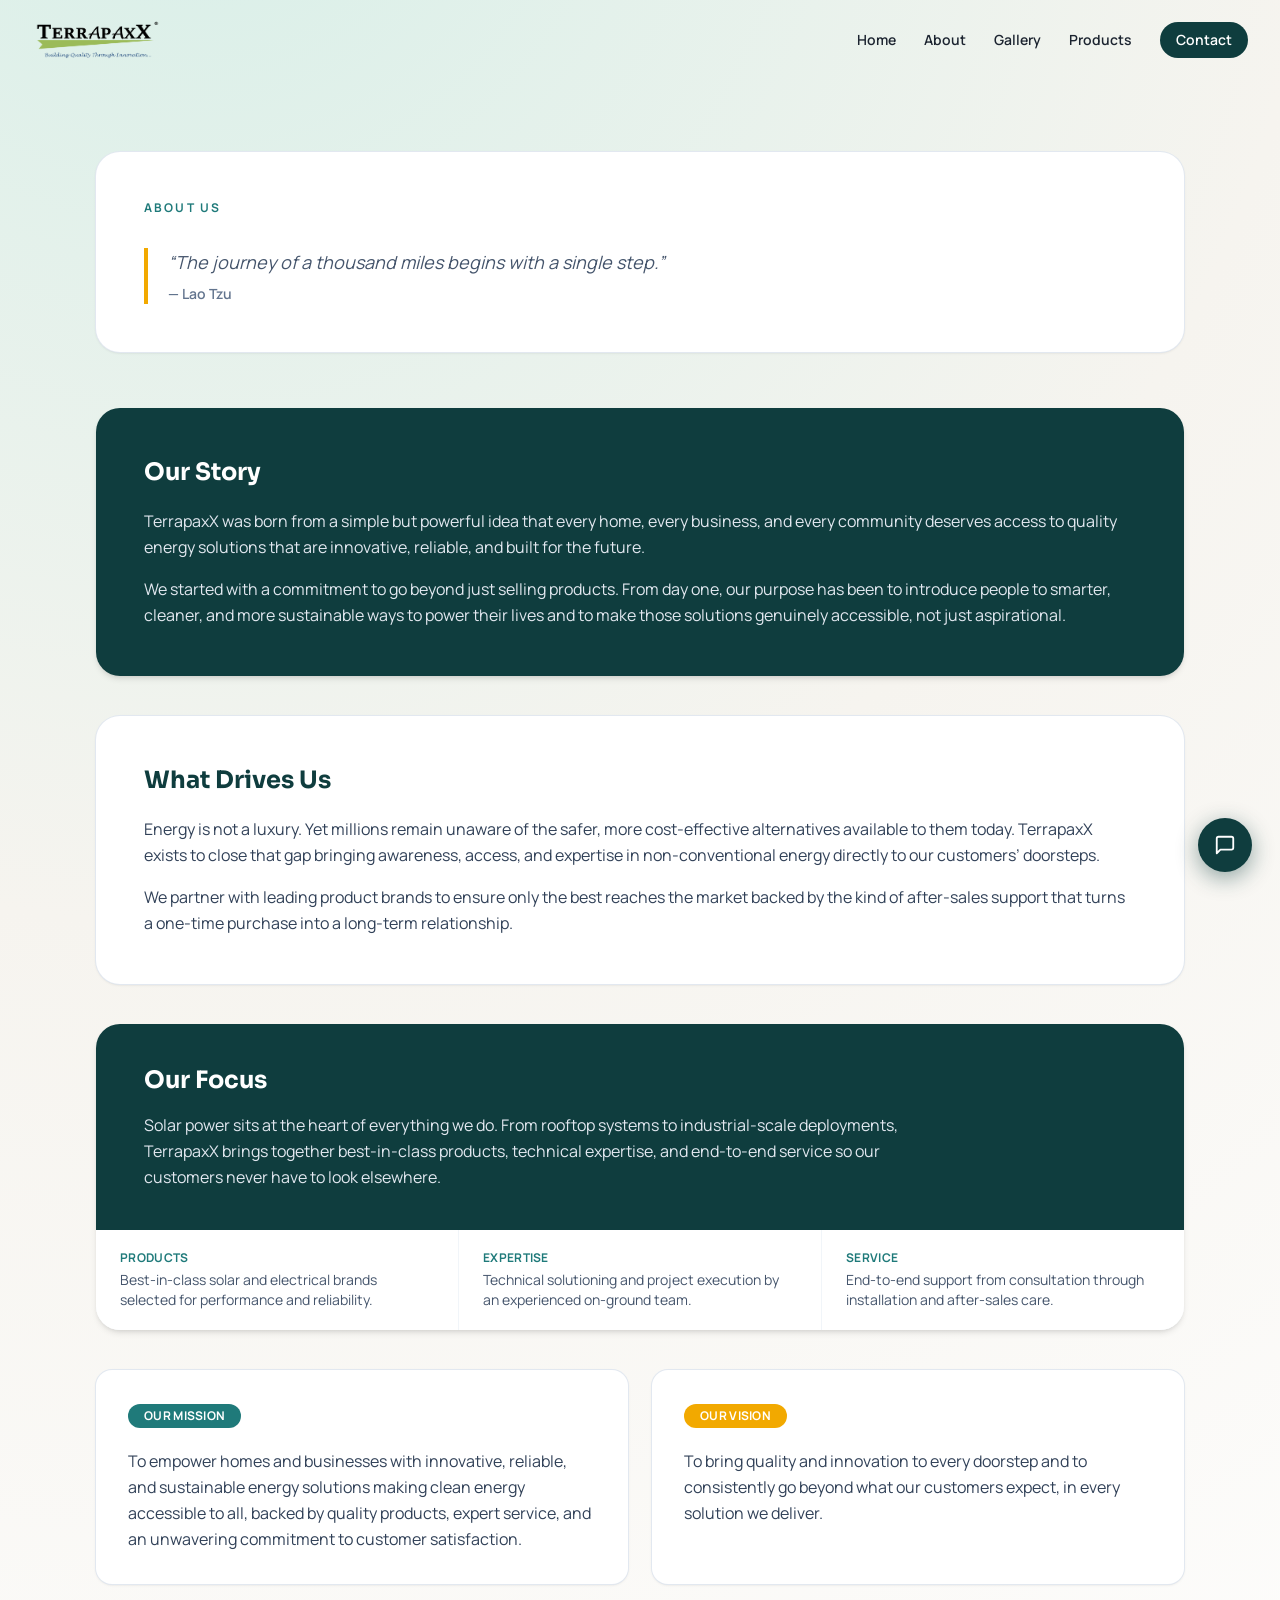
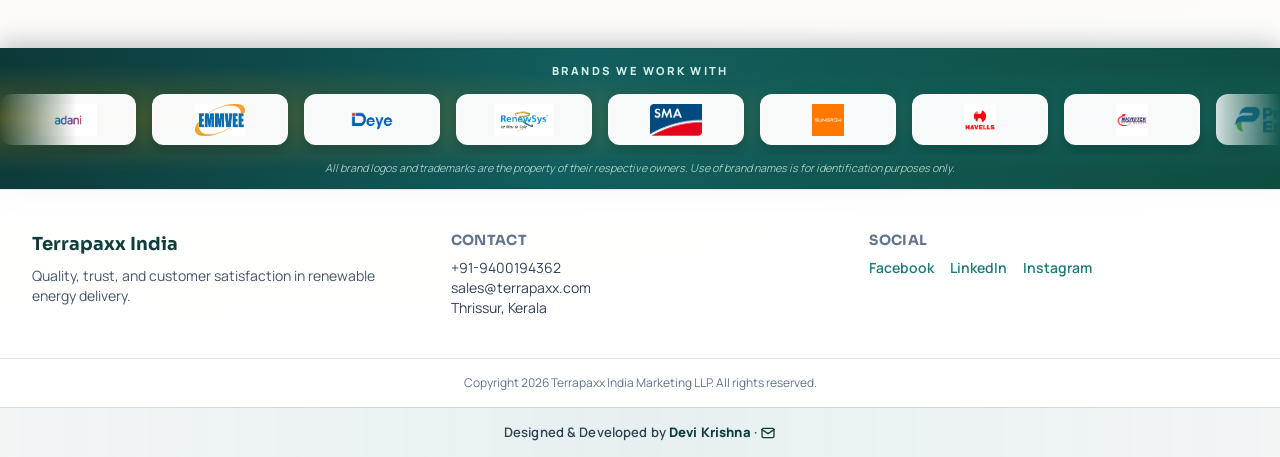
<file: about/index.html>
<!doctype html>
<html lang="en">
<head>
  <meta charset="UTF-8">
  <meta name="viewport" content="width=device-width, initial-scale=1.0">
  <title>About Terrapaxx India</title>
  <meta name="description" content="Learn about Terrapaxx India mission, vision, and expertise in solar and electromechanical execution.">
  <meta property="og:title" content="About Terrapaxx India">
  <meta property="og:description" content="The journey, mission, and vision behind Terrapaxx India's renewable energy services.">
  <meta property="og:type" content="website">
  <meta property="og:url" content="https://www.terrapaxx.com/about/">
  <link rel="canonical" href="https://www.terrapaxx.com/about/">
  <link rel="preconnect" href="https://fonts.googleapis.com">
  <link rel="preconnect" href="https://fonts.gstatic.com" crossorigin>
  <link href="https://fonts.googleapis.com/css2?family=Manrope:wght@400;500;600;700;800&family=Sora:wght@500;600;700;800&display=swap" rel="stylesheet">
  <link rel="stylesheet" href="/assets/css/tailwind.css">
  <link rel="stylesheet" href="/assets/css/styles.css">
</head>
<body>
  <a class="skip-link" href="#mainContent">Skip to main content</a>
  <header class="site-header fixed inset-x-0 top-0 z-40 transition-all duration-300">
    <div class="mx-auto max-w-7xl px-4 sm:px-6 lg:px-8">
      <div class="flex h-20 items-center justify-between">
        <a href="/" class="flex items-center gap-3" aria-label="Terrapaxx home">
          <img src="/assets/images/terrapaxx-logo.png" alt="Terrapaxx logo" class="h-11 w-auto" loading="lazy">
        </a>
        <nav class="hidden items-center gap-7 md:flex" aria-label="Main navigation">
          <a href="/" data-nav-link class="text-sm font-semibold text-terra-ink transition hover:text-terra-teal">Home</a>
          <a href="/about/" data-nav-link class="text-sm font-semibold text-terra-ink transition hover:text-terra-teal">About</a>
          <a href="/gallery/" data-nav-link class="text-sm font-semibold text-terra-ink transition hover:text-terra-teal">Gallery</a>
          <a href="/products/" data-nav-link class="text-sm font-semibold text-terra-ink transition hover:text-terra-teal">Products</a>
          <a href="/contact-us/" data-nav-link class="rounded-full bg-terra-deep px-4 py-2 text-sm font-semibold text-white transition hover:bg-terra-teal">Contact</a>
        </nav>
        <button id="menuButton" class="md:hidden rounded-lg border border-slate-300 p-2" aria-expanded="false" aria-controls="mobileMenu" aria-label="Open menu">
          <svg xmlns="http://www.w3.org/2000/svg" class="h-6 w-6" fill="none" viewBox="0 0 24 24" stroke="currentColor"><path stroke-linecap="round" stroke-linejoin="round" stroke-width="1.8" d="M4 6h16M4 12h16M4 18h16" /></svg>
        </button>
      </div>
      <div id="mobileMenu" class="hidden border-t border-slate-200 pb-4 md:hidden">
        <nav class="mt-3 flex flex-col gap-2" aria-label="Mobile navigation">
          <a href="/" data-nav-link class="rounded-lg px-3 py-2 text-sm font-semibold text-terra-ink hover:bg-slate-100">Home</a>
          <a href="/about/" data-nav-link class="rounded-lg px-3 py-2 text-sm font-semibold text-terra-ink hover:bg-slate-100">About</a>
          <a href="/gallery/" data-nav-link class="rounded-lg px-3 py-2 text-sm font-semibold text-terra-ink hover:bg-slate-100">Gallery</a>
          <a href="/products/" data-nav-link class="rounded-lg px-3 py-2 text-sm font-semibold text-terra-ink hover:bg-slate-100">Products</a>
          <a href="/contact-us/" data-nav-link class="rounded-lg bg-terra-deep px-3 py-2 text-sm font-semibold text-white">Contact</a>
        </nav>
      </div>
    </div>
  </header>

  <main id="mainContent" class="pt-24">

    <!-- Hero / Intro -->
    <section class="mx-auto max-w-6xl px-4 py-14 sm:px-6 lg:px-8">
      <div class="reveal rounded-3xl bg-white p-8 shadow-sm ring-1 ring-slate-200 sm:p-12">
        <p class="text-xs font-bold uppercase tracking-[0.18em] text-terra-teal">About Us</p>
        <blockquote class="mt-8 border-l-4 border-terra-gold pl-5">
          <p class="text-lg italic text-slate-600">“The journey of a thousand miles begins with a single step.”</p>
          <footer class="mt-2 text-sm font-semibold text-slate-500">— Lao Tzu</footer>
        </blockquote>
      </div>
    </section>

    <!-- Our Story -->
    <section class="mx-auto max-w-6xl px-4 pb-10 sm:px-6 lg:px-8">
      <div class="reveal rounded-3xl bg-terra-deep p-8 text-white shadow-md sm:p-12">
        <h2 class="text-2xl font-bold">Our Story</h2>
        <div class="mt-5 space-y-4 leading-relaxed text-slate-200">
          <p>TerrapaxX was born from a simple but powerful idea that every home, every business, and every community deserves access to quality energy solutions that are innovative, reliable, and built for the future.</p>
          <p>We started with a commitment to go beyond just selling products. From day one, our purpose has been to introduce people to smarter, cleaner, and more sustainable ways to power their lives and to make those solutions genuinely accessible, not just aspirational.</p>
        </div>
      </div>
    </section>

    <!-- What Drives Us -->
    <section class="mx-auto max-w-6xl px-4 pb-10 sm:px-6 lg:px-8">
      <div class="reveal rounded-3xl bg-white p-8 shadow-sm ring-1 ring-slate-200 sm:p-12">
        <h2 class="text-2xl font-bold text-terra-deep">What Drives Us</h2>
        <div class="mt-5 space-y-4 leading-relaxed text-slate-700">
          <p>Energy is not a luxury. Yet millions remain unaware of the safer, more cost-effective alternatives available to them today. TerrapaxX exists to close that gap bringing awareness, access, and expertise in non-conventional energy directly to our customers’ doorsteps.</p>
          <p>We partner with leading product brands to ensure only the best reaches the market backed by the kind of after-sales support that turns a one-time purchase into a long-term relationship.</p>
        </div>
      </div>
    </section>

    <!-- Our Focus -->
    <section class="mx-auto max-w-6xl px-4 pb-10 sm:px-6 lg:px-8">
      <div class="reveal overflow-hidden rounded-3xl shadow-md">
        <div class="bg-terra-deep px-8 py-10 sm:px-12">
          <h2 class="text-2xl font-bold text-white">Our Focus</h2>
          <p class="mt-4 max-w-3xl leading-relaxed text-slate-200">Solar power sits at the heart of everything we do. From rooftop systems to industrial-scale deployments, TerrapaxX brings together best-in-class products, technical expertise, and end-to-end service so our customers never have to look elsewhere.</p>
        </div>
        <div class="grid gap-px bg-slate-100 sm:grid-cols-3">
          <div class="bg-white px-6 py-5">
            <p class="text-xs font-bold uppercase tracking-wide text-terra-teal">Products</p>
            <p class="mt-1 text-sm text-slate-600">Best-in-class solar and electrical brands selected for performance and reliability.</p>
          </div>
          <div class="bg-white px-6 py-5">
            <p class="text-xs font-bold uppercase tracking-wide text-terra-teal">Expertise</p>
            <p class="mt-1 text-sm text-slate-600">Technical solutioning and project execution by an experienced on-ground team.</p>
          </div>
          <div class="bg-white px-6 py-5">
            <p class="text-xs font-bold uppercase tracking-wide text-terra-teal">Service</p>
            <p class="mt-1 text-sm text-slate-600">End-to-end support from consultation through installation and after-sales care.</p>
          </div>
        </div>
      </div>
    </section>

    <!-- Mission & Vision -->
    <section class="mx-auto max-w-6xl px-4 pb-16 sm:px-6 lg:px-8">
      <div class="grid gap-6 md:grid-cols-2">
        <article class="reveal rounded-2xl bg-white p-8 shadow-sm ring-1 ring-slate-200">
          <span class="inline-block rounded-full bg-terra-teal px-4 py-1 text-xs font-bold uppercase tracking-wide text-white">Our Mission</span>
          <p class="mt-5 leading-relaxed text-slate-700">To empower homes and businesses with innovative, reliable, and sustainable energy solutions making clean energy accessible to all, backed by quality products, expert service, and an unwavering commitment to customer satisfaction.</p>
        </article>
        <article class="reveal rounded-2xl bg-white p-8 shadow-sm ring-1 ring-slate-200">
          <span class="inline-block rounded-full bg-terra-gold px-4 py-1 text-xs font-bold uppercase tracking-wide text-white">Our Vision</span>
          <p class="mt-5 leading-relaxed text-slate-700">To bring quality and innovation to every doorstep and to consistently go beyond what our customers expect, in every solution we deliver.</p>
        </article>
      </div>
    </section>

  </main>

  <section class="brand-marquee" aria-label="Partner brands">
    <p class="brand-marquee-heading">Brands We Work With</p>
    <div class="brand-marquee-viewport">
      <div class="brand-marquee-track">
        <div class="brand-marquee-group">
          <div class="brand-logo-chip"><img src="/assets/images/logos/Adani.jpg" alt="Adani" loading="lazy"></div>
          <div class="brand-logo-chip"><img src="/assets/images/logos/EMMVEE.png" alt="Emmvee" loading="lazy"></div>
          <div class="brand-logo-chip"><img src="/assets/images/logos/LOGO.png" alt="Brand logo" loading="lazy"></div>
          <div class="brand-logo-chip"><img src="/assets/images/logos/Renewsys.png" alt="Renewsys" loading="lazy"></div>
          <div class="brand-logo-chip"><img src="/assets/images/logos/SMA_Solar_idkl4eTfea_0.png" alt="SMA Solar" loading="lazy"></div>
          <div class="brand-logo-chip"><img src="/assets/images/logos/Sungrow.png" alt="Sungrow" loading="lazy"></div>
          <div class="brand-logo-chip"><img src="/assets/images/logos/havells-logo-png_seeklogo-343289.png" alt="Havells" loading="lazy"></div>
          <div class="brand-logo-chip"><img src="/assets/images/logos/microtek-logo-png_seeklogo-196359.png" alt="Microtek" loading="lazy"></div>
          <div class="brand-logo-chip"><img src="/assets/images/logos/premier-energies.b1bb2f7bbecd36942cfa.png" alt="Premier Energies" loading="lazy"></div>
          <div class="brand-logo-chip"><img src="/assets/images/logos/vguard.png" alt="V-Guard" loading="lazy"></div>
          <div class="brand-logo-chip"><img src="/assets/images/logos/waree.png" alt="Waaree" loading="lazy"></div>
        </div>
        <div class="brand-marquee-group" aria-hidden="true">
          <div class="brand-logo-chip"><img src="/assets/images/logos/Adani.jpg" alt="Adani" loading="lazy"></div>
          <div class="brand-logo-chip"><img src="/assets/images/logos/EMMVEE.png" alt="Emmvee" loading="lazy"></div>
          <div class="brand-logo-chip"><img src="/assets/images/logos/LOGO.png" alt="Brand logo" loading="lazy"></div>
          <div class="brand-logo-chip"><img src="/assets/images/logos/Renewsys.png" alt="Renewsys" loading="lazy"></div>
          <div class="brand-logo-chip"><img src="/assets/images/logos/SMA_Solar_idkl4eTfea_0.png" alt="SMA Solar" loading="lazy"></div>
          <div class="brand-logo-chip"><img src="/assets/images/logos/Sungrow.png" alt="Sungrow" loading="lazy"></div>
          <div class="brand-logo-chip"><img src="/assets/images/logos/havells-logo-png_seeklogo-343289.png" alt="Havells" loading="lazy"></div>
          <div class="brand-logo-chip"><img src="/assets/images/logos/microtek-logo-png_seeklogo-196359.png" alt="Microtek" loading="lazy"></div>
          <div class="brand-logo-chip"><img src="/assets/images/logos/premier-energies.b1bb2f7bbecd36942cfa.png" alt="Premier Energies" loading="lazy"></div>
          <div class="brand-logo-chip"><img src="/assets/images/logos/vguard.png" alt="V-Guard" loading="lazy"></div>
          <div class="brand-logo-chip"><img src="/assets/images/logos/waree.png" alt="Waaree" loading="lazy"></div>
        </div>
      </div>
    </div>
    <p class="brand-marquee-disclaimer">All brand logos and trademarks are the property of their respective owners. Use of brand names is for identification purposes only.</p>
  </section>
  <footer class="border-t border-slate-200 bg-white/90">
    <div class="mx-auto grid max-w-7xl gap-10 px-4 py-10 sm:px-6 md:grid-cols-3 lg:px-8">
      <div>
        <h2 class="text-lg font-bold text-terra-deep">Terrapaxx India</h2>
        <p class="mt-2 text-sm text-slate-600">Quality, trust, and customer satisfaction in renewable energy delivery.</p>
      </div>
      <div>
        <h3 class="text-sm font-bold uppercase tracking-wide text-slate-500">Contact</h3>
        <p class="mt-2 text-sm text-slate-700">+91-9400194362</p>
        <p class="text-sm text-slate-700">sales@terrapaxx.com</p>
        <p class="text-sm text-slate-700">Thrissur, Kerala</p>
      </div>
      <div>
        <h3 class="text-sm font-bold uppercase tracking-wide text-slate-500">Social</h3>
        <div class="mt-2 flex gap-4 text-sm font-semibold">
          <a class="text-terra-teal hover:underline" href="https://web.facebook.com/terrapaxx/" target="_blank" rel="noopener">Facebook</a>
          <a class="text-terra-teal hover:underline" href="https://www.linkedin.com/company/terrapaxx-india-marketing-llp" target="_blank" rel="noopener">LinkedIn</a>
          <a class="text-terra-teal hover:underline" href="https://www.instagram.com/terrapaxx_india?igsh=eGJqOGloN3NxOTlw" target="_blank" rel="noopener">Instagram</a>
        </div>
      </div>
    </div>
    <p class="border-t border-slate-200 py-4 text-center text-xs text-slate-500">Copyright <span id="currentYear"></span> Terrapaxx India Marketing LLP. All rights reserved.</p>
  </footer>

  <script src="/assets/js/main.js" defer></script>
</body>
</html>
</file>
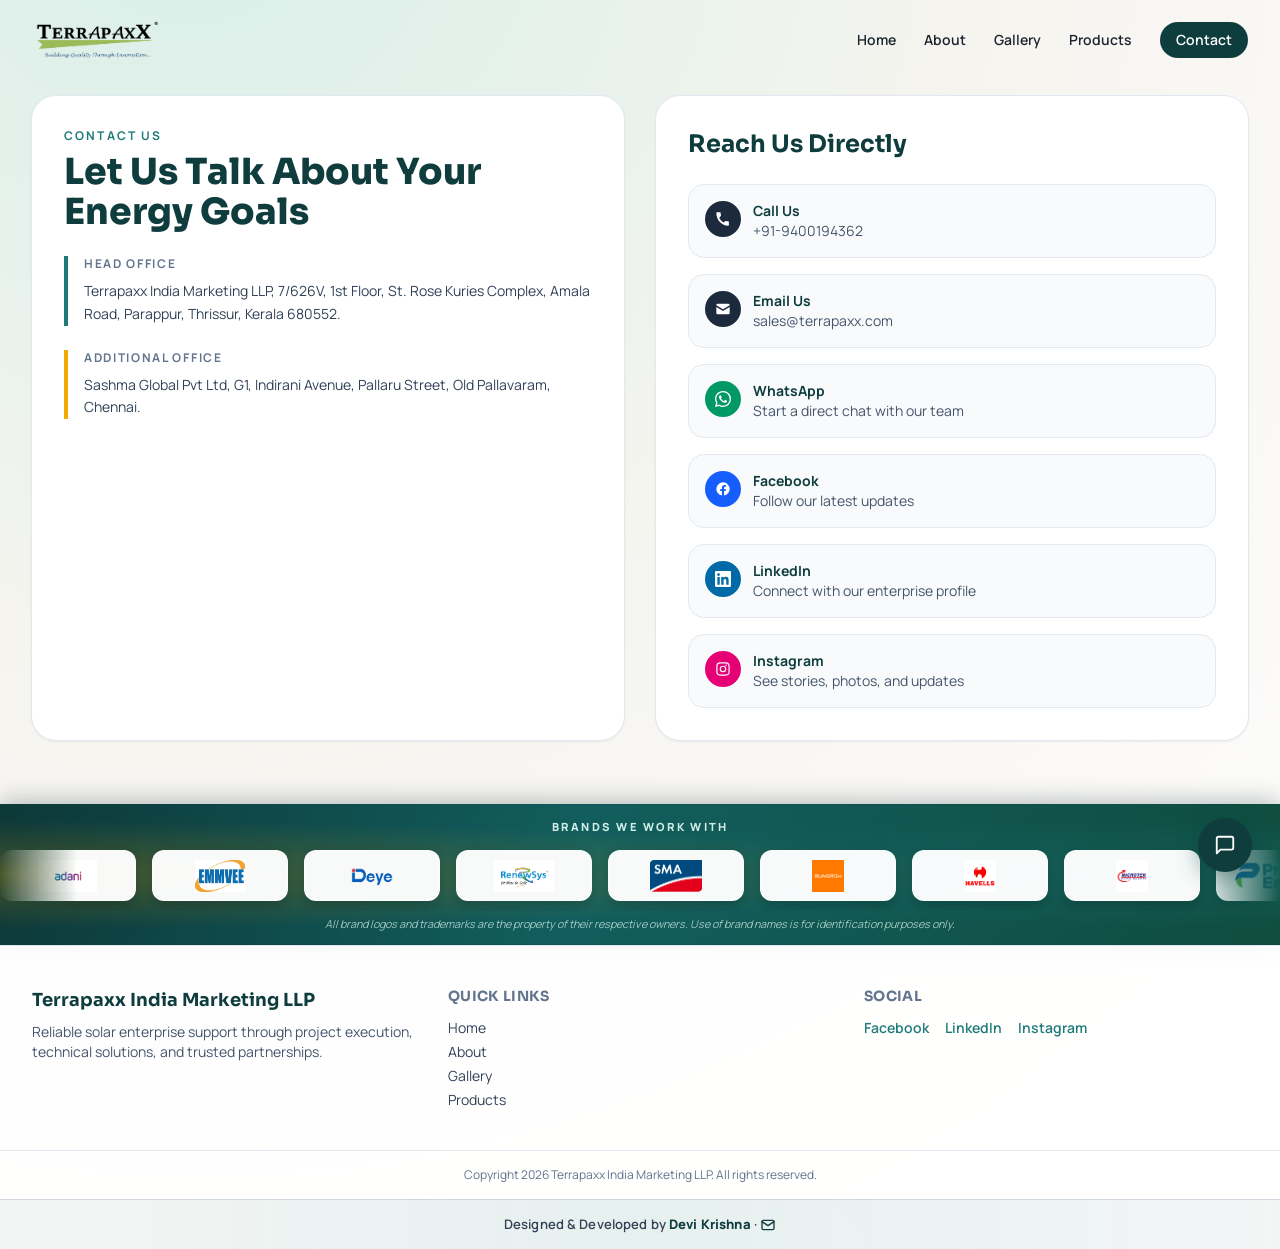
<file: contact-us/index.html>
<!doctype html>
<html lang="en">
<head>
  <meta charset="UTF-8">
  <meta name="viewport" content="width=device-width, initial-scale=1.0">
  <title>Contact Terrapaxx India</title>
  <meta name="description" content="Contact Terrapaxx India for project, solar, and technical solution enquiries.">
  <meta property="og:title" content="Contact Terrapaxx India">
  <meta property="og:description" content="Reach our team for renewable and electrical project support.">
  <meta property="og:type" content="website">
  <meta property="og:url" content="https://www.terrapaxx.com/contact-us/">
  <link rel="canonical" href="https://www.terrapaxx.com/contact-us/">
  <link rel="preconnect" href="https://fonts.googleapis.com">
  <link rel="preconnect" href="https://fonts.gstatic.com" crossorigin>
  <link href="https://fonts.googleapis.com/css2?family=Manrope:wght@400;500;600;700;800&family=Sora:wght@500;600;700;800&display=swap" rel="stylesheet">
  <link rel="stylesheet" href="/assets/css/tailwind.css">
  <link rel="stylesheet" href="/assets/css/styles.css">
</head>
<body>
  <a class="skip-link" href="#mainContent">Skip to main content</a>
  <header class="site-header fixed inset-x-0 top-0 z-40 transition-all duration-300">
    <div class="mx-auto max-w-7xl px-4 sm:px-6 lg:px-8">
      <div class="flex h-20 items-center justify-between">
        <a href="/" class="flex items-center gap-3" aria-label="Terrapaxx home">
          <img src="/assets/images/terrapaxx-logo.png" alt="Terrapaxx logo" class="h-11 w-auto" loading="lazy">
        </a>
        <nav class="hidden items-center gap-7 md:flex" aria-label="Main navigation">
          <a href="/" data-nav-link class="text-sm font-semibold text-terra-ink transition hover:text-terra-teal">Home</a>
          <a href="/about/" data-nav-link class="text-sm font-semibold text-terra-ink transition hover:text-terra-teal">About</a>
          <a href="/gallery/" data-nav-link class="text-sm font-semibold text-terra-ink transition hover:text-terra-teal">Gallery</a>
          <a href="/products/" data-nav-link class="text-sm font-semibold text-terra-ink transition hover:text-terra-teal">Products</a>
          <a href="/contact-us/" data-nav-link class="rounded-full bg-terra-deep px-4 py-2 text-sm font-semibold text-white transition hover:bg-terra-teal">Contact</a>
        </nav>
        <button id="menuButton" class="md:hidden rounded-lg border border-slate-300 p-2" aria-expanded="false" aria-controls="mobileMenu" aria-label="Open menu">
          <svg xmlns="http://www.w3.org/2000/svg" class="h-6 w-6" fill="none" viewBox="0 0 24 24" stroke="currentColor"><path stroke-linecap="round" stroke-linejoin="round" stroke-width="1.8" d="M4 6h16M4 12h16M4 18h16" /></svg>
        </button>
      </div>
      <div id="mobileMenu" class="hidden border-t border-slate-200 pb-4 md:hidden">
        <nav class="mt-3 flex flex-col gap-2" aria-label="Mobile navigation">
          <a href="/" data-nav-link class="rounded-lg px-3 py-2 text-sm font-semibold text-terra-ink hover:bg-slate-100">Home</a>
          <a href="/about/" data-nav-link class="rounded-lg px-3 py-2 text-sm font-semibold text-terra-ink hover:bg-slate-100">About</a>
          <a href="/gallery/" data-nav-link class="rounded-lg px-3 py-2 text-sm font-semibold text-terra-ink hover:bg-slate-100">Gallery</a>
          <a href="/products/" data-nav-link class="rounded-lg px-3 py-2 text-sm font-semibold text-terra-ink hover:bg-slate-100">Products</a>
          <a href="/contact-us/" data-nav-link class="rounded-lg bg-terra-deep px-3 py-2 text-sm font-semibold text-white">Contact</a>
        </nav>
      </div>
    </div>
  </header>

  <main id="mainContent" class="mx-auto max-w-7xl px-4 pb-16 pt-24 sm:px-6 lg:px-8">
    <section class="grid gap-8 lg:grid-cols-2">
      <article class="reveal rounded-3xl bg-white p-8 shadow-sm ring-1 ring-slate-200">
        <p class="text-xs font-bold uppercase tracking-[0.18em] text-terra-teal">Contact Us</p>
        <h1 class="mt-2 text-4xl font-extrabold text-terra-deep">Let Us Talk About Your Energy Goals</h1>

        <div class="mt-6 space-y-6">
          <div class="border-l-4 border-terra-teal pl-4">
            <p class="text-xs font-bold uppercase tracking-[0.14em] text-slate-500">Head Office</p>
            <p class="mt-2 text-sm leading-relaxed text-slate-700">Terrapaxx India Marketing LLP, 7/626V, 1st Floor, St. Rose Kuries Complex, Amala Road, Parappur, Thrissur, Kerala 680552.</p>
          </div>
          <div class="border-l-4 border-terra-gold pl-4">
            <p class="text-xs font-bold uppercase tracking-[0.14em] text-slate-500">Additional Office</p>
            <p class="mt-2 text-sm leading-relaxed text-slate-700">Sashma Global Pvt Ltd, G1, Indirani Avenue, Pallaru Street, Old Pallavaram, Chennai.</p>
          </div>
        </div>
      </article>

      <article class="reveal rounded-3xl bg-white p-8 shadow-sm ring-1 ring-slate-200">
        <h2 class="text-2xl font-bold text-terra-deep">Reach Us Directly</h2>

        <div class="mt-6 space-y-4">
          <a href="tel:+919400194362" class="reach-card flex items-start gap-3 rounded-2xl border border-slate-200 bg-slate-50 p-4 transition hover:border-terra-teal hover:bg-white">
            <span class="inline-flex h-9 w-9 items-center justify-center rounded-full bg-slate-800 text-white">
              <svg xmlns="http://www.w3.org/2000/svg" class="h-4 w-4" fill="currentColor" viewBox="0 0 24 24"><path d="M6.62 10.79a15.5 15.5 0 006.59 6.59l2.2-2.2a1 1 0 01.98-.25c1.07.36 2.22.56 3.4.56a1 1 0 011 1V21a1 1 0 01-1 1C10.3 22 2 13.7 2 3a1 1 0 011-1h4.5a1 1 0 011 1c0 1.18.2 2.33.56 3.4a1 1 0 01-.25.98l-2.2 2.41z"/></svg>
            </span>
            <span>
              <span class="block text-sm font-bold text-terra-deep">Call Us</span>
              <span class="block text-sm text-slate-600">+91-9400194362</span>
            </span>
          </a>
          <a href="mailto:sales@terrapaxx.com?subject=Terrapaxx%20Enquiry" class="reach-card flex items-start gap-3 rounded-2xl border border-slate-200 bg-slate-50 p-4 transition hover:border-terra-teal hover:bg-white">
            <span class="inline-flex h-9 w-9 items-center justify-center rounded-full bg-slate-800 text-white">
              <svg xmlns="http://www.w3.org/2000/svg" class="h-4 w-4" fill="currentColor" viewBox="0 0 24 24"><path d="M20 4H4a2 2 0 00-2 2v.4l10 5.88L22 6.4V6a2 2 0 00-2-2zm2 5.05l-9.49 5.58a1 1 0 01-1.02 0L2 9.05V18a2 2 0 002 2h16a2 2 0 002-2V9.05z"/></svg>
            </span>
            <span>
              <span class="block text-sm font-bold text-terra-deep">Email Us</span>
              <span class="block text-sm text-slate-600">sales@terrapaxx.com</span>
            </span>
          </a>
          <a href="https://wa.me/919400194362" target="_blank" rel="noopener" class="reach-card flex items-start gap-3 rounded-2xl border border-slate-200 bg-slate-50 p-4 transition hover:border-terra-teal hover:bg-white">
            <span class="inline-flex h-9 w-9 items-center justify-center rounded-full bg-emerald-600 text-white">
              <svg xmlns="http://www.w3.org/2000/svg" class="h-4 w-4" fill="currentColor" viewBox="0 0 24 24"><path d="M20.52 3.48A11.94 11.94 0 0012.03 0C5.4 0 .02 5.38.02 12c0 2.12.56 4.2 1.63 6.03L0 24l6.2-1.62A12 12 0 0012.03 24C18.64 24 24 18.62 24 12c0-3.2-1.25-6.2-3.48-8.52zm-8.49 18.5a9.98 9.98 0 01-5.1-1.4l-.36-.22-3.68.96.98-3.58-.24-.37A9.95 9.95 0 012.03 12c0-5.5 4.48-9.97 10-9.97 2.66 0 5.16 1.03 7.04 2.92A9.9 9.9 0 0122.03 12c0 5.5-4.48 9.98-10 9.98zm5.47-7.48c-.3-.15-1.77-.87-2.05-.97-.28-.1-.48-.15-.68.15-.2.3-.78.97-.95 1.17-.18.2-.35.22-.65.07-.3-.15-1.25-.46-2.39-1.47-.88-.79-1.47-1.76-1.64-2.06-.17-.3-.02-.46.13-.6.13-.13.3-.35.45-.52.15-.18.2-.3.3-.5.1-.2.05-.37-.03-.52-.08-.15-.68-1.65-.94-2.27-.25-.6-.5-.52-.68-.53h-.58c-.2 0-.52.08-.8.37-.27.3-1.05 1.03-1.05 2.5s1.08 2.9 1.23 3.1c.15.2 2.11 3.22 5.1 4.51.71.31 1.27.5 1.7.64.71.23 1.36.2 1.88.12.57-.09 1.77-.72 2.02-1.42.25-.7.25-1.3.18-1.42-.08-.12-.28-.2-.58-.35z"/></svg>
            </span>
            <span>
              <span class="block text-sm font-bold text-terra-deep">WhatsApp</span>
              <span class="block text-sm text-slate-600">Start a direct chat with our team</span>
            </span>
          </a>
          <a href="https://web.facebook.com/terrapaxx/" target="_blank" rel="noopener" class="reach-card flex items-start gap-3 rounded-2xl border border-slate-200 bg-slate-50 p-4 transition hover:border-terra-teal hover:bg-white">
            <span class="inline-flex h-9 w-9 items-center justify-center rounded-full bg-blue-600 text-white">
              <svg xmlns="http://www.w3.org/2000/svg" class="h-4 w-4" fill="currentColor" viewBox="0 0 24 24"><path d="M22 12a10 10 0 10-11.56 9.88v-6.99H7.9V12h2.54V9.8c0-2.5 1.49-3.88 3.77-3.88 1.1 0 2.24.2 2.24.2v2.47H15.2c-1.24 0-1.63.77-1.63 1.56V12h2.77l-.44 2.9h-2.33v6.99A10 10 0 0022 12"/></svg>
            </span>
            <span>
              <span class="block text-sm font-bold text-terra-deep">Facebook</span>
              <span class="block text-sm text-slate-600">Follow our latest updates</span>
            </span>
          </a>
          <a href="https://www.linkedin.com/company/terrapaxx-india-marketing-llp" target="_blank" rel="noopener" class="reach-card flex items-start gap-3 rounded-2xl border border-slate-200 bg-slate-50 p-4 transition hover:border-terra-teal hover:bg-white">
            <span class="inline-flex h-9 w-9 items-center justify-center rounded-full bg-sky-700 text-white">
              <svg xmlns="http://www.w3.org/2000/svg" class="h-4 w-4" fill="currentColor" viewBox="0 0 24 24"><path d="M20.45 20.45h-3.55v-5.57c0-1.33-.03-3.04-1.86-3.04-1.86 0-2.14 1.45-2.14 2.95v5.66H9.35V9h3.4v1.56h.05c.47-.9 1.64-1.86 3.38-1.86 3.61 0 4.27 2.38 4.27 5.47v6.28zM5.34 7.43a2.06 2.06 0 110-4.12 2.06 2.06 0 010 4.12zM7.11 20.45H3.56V9h3.55v11.45zM22.22 0H1.77C.8 0 0 .77 0 1.72v20.56C0 23.23.8 24 1.77 24h20.45c.98 0 1.78-.77 1.78-1.72V1.72C24 .77 23.2 0 22.22 0z"/></svg>
            </span>
            <span>
              <span class="block text-sm font-bold text-terra-deep">LinkedIn</span>
              <span class="block text-sm text-slate-600">Connect with our enterprise profile</span>
            </span>
          </a>
          <a href="https://www.instagram.com/terrapaxx_india?igsh=eGJqOGloN3NxOTlw" target="_blank" rel="noopener" class="reach-card flex items-start gap-3 rounded-2xl border border-slate-200 bg-slate-50 p-4 transition hover:border-terra-teal hover:bg-white">
            <span class="inline-flex h-9 w-9 items-center justify-center rounded-full bg-pink-600 text-white">
              <svg xmlns="http://www.w3.org/2000/svg" class="h-4 w-4" fill="currentColor" viewBox="0 0 24 24"><path d="M7.75 2h8.5A5.76 5.76 0 0122 7.75v8.5A5.76 5.76 0 0116.25 22h-8.5A5.76 5.76 0 012 16.25v-8.5A5.76 5.76 0 017.75 2zm0 1.75a4 4 0 00-4 4v8.5a4 4 0 004 4h8.5a4 4 0 004-4v-8.5a4 4 0 00-4-4h-8.5zm8.88 1.32a1.13 1.13 0 110 2.26 1.13 1.13 0 010-2.26zM12 7a5 5 0 110 10 5 5 0 010-10zm0 1.75A3.25 3.25 0 1015.25 12 3.25 3.25 0 0012 8.75z"/></svg>
            </span>
            <span>
              <span class="block text-sm font-bold text-terra-deep">Instagram</span>
              <span class="block text-sm text-slate-600">See stories, photos, and updates</span>
            </span>
          </a>
        </div>
      </article>
    </section>
  </main>

  <section class="brand-marquee" aria-label="Partner brands">
    <p class="brand-marquee-heading">Brands We Work With</p>
    <div class="brand-marquee-viewport">
      <div class="brand-marquee-track">
        <div class="brand-marquee-group">
          <div class="brand-logo-chip"><img src="/assets/images/logos/Adani.jpg" alt="Adani" loading="lazy"></div>
          <div class="brand-logo-chip"><img src="/assets/images/logos/EMMVEE.png" alt="Emmvee" loading="lazy"></div>
          <div class="brand-logo-chip"><img src="/assets/images/logos/LOGO.png" alt="Brand logo" loading="lazy"></div>
          <div class="brand-logo-chip"><img src="/assets/images/logos/Renewsys.png" alt="Renewsys" loading="lazy"></div>
          <div class="brand-logo-chip"><img src="/assets/images/logos/SMA_Solar_idkl4eTfea_0.png" alt="SMA Solar" loading="lazy"></div>
          <div class="brand-logo-chip"><img src="/assets/images/logos/Sungrow.png" alt="Sungrow" loading="lazy"></div>
          <div class="brand-logo-chip"><img src="/assets/images/logos/havells-logo-png_seeklogo-343289.png" alt="Havells" loading="lazy"></div>
          <div class="brand-logo-chip"><img src="/assets/images/logos/microtek-logo-png_seeklogo-196359.png" alt="Microtek" loading="lazy"></div>
          <div class="brand-logo-chip"><img src="/assets/images/logos/premier-energies.b1bb2f7bbecd36942cfa.png" alt="Premier Energies" loading="lazy"></div>
          <div class="brand-logo-chip"><img src="/assets/images/logos/vguard.png" alt="V-Guard" loading="lazy"></div>
          <div class="brand-logo-chip"><img src="/assets/images/logos/waree.png" alt="Waaree" loading="lazy"></div>
        </div>
        <div class="brand-marquee-group" aria-hidden="true">
          <div class="brand-logo-chip"><img src="/assets/images/logos/Adani.jpg" alt="Adani" loading="lazy"></div>
          <div class="brand-logo-chip"><img src="/assets/images/logos/EMMVEE.png" alt="Emmvee" loading="lazy"></div>
          <div class="brand-logo-chip"><img src="/assets/images/logos/LOGO.png" alt="Brand logo" loading="lazy"></div>
          <div class="brand-logo-chip"><img src="/assets/images/logos/Renewsys.png" alt="Renewsys" loading="lazy"></div>
          <div class="brand-logo-chip"><img src="/assets/images/logos/SMA_Solar_idkl4eTfea_0.png" alt="SMA Solar" loading="lazy"></div>
          <div class="brand-logo-chip"><img src="/assets/images/logos/Sungrow.png" alt="Sungrow" loading="lazy"></div>
          <div class="brand-logo-chip"><img src="/assets/images/logos/havells-logo-png_seeklogo-343289.png" alt="Havells" loading="lazy"></div>
          <div class="brand-logo-chip"><img src="/assets/images/logos/microtek-logo-png_seeklogo-196359.png" alt="Microtek" loading="lazy"></div>
          <div class="brand-logo-chip"><img src="/assets/images/logos/premier-energies.b1bb2f7bbecd36942cfa.png" alt="Premier Energies" loading="lazy"></div>
          <div class="brand-logo-chip"><img src="/assets/images/logos/vguard.png" alt="V-Guard" loading="lazy"></div>
          <div class="brand-logo-chip"><img src="/assets/images/logos/waree.png" alt="Waaree" loading="lazy"></div>
        </div>
      </div>
    </div>
    <p class="brand-marquee-disclaimer">All brand logos and trademarks are the property of their respective owners. Use of brand names is for identification purposes only.</p>
  </section>
  <footer class="border-t border-slate-200 bg-white/90">
    <div class="mx-auto grid max-w-7xl gap-8 px-4 py-10 sm:px-6 md:grid-cols-3 lg:px-8">
      <div>
        <h2 class="text-lg font-bold text-terra-deep">Terrapaxx India Marketing LLP</h2>
        <p class="mt-2 text-sm text-slate-600">Reliable solar enterprise support through project execution, technical solutions, and trusted partnerships.</p>
      </div>
      <div>
        <h3 class="text-sm font-bold uppercase tracking-wide text-slate-500">Quick Links</h3>
        <div class="mt-3 flex flex-col gap-1 text-sm">
          <a href="/" class="text-slate-700 hover:text-terra-teal">Home</a>
          <a href="/about/" class="text-slate-700 hover:text-terra-teal">About</a>
          <a href="/gallery/" class="text-slate-700 hover:text-terra-teal">Gallery</a>
          <a href="/products/" class="text-slate-700 hover:text-terra-teal">Products</a>
        </div>
      </div>
      <div>
        <h3 class="text-sm font-bold uppercase tracking-wide text-slate-500">Social</h3>
        <div class="mt-3 flex gap-4 text-sm font-semibold">
          <a class="text-terra-teal hover:underline" href="https://web.facebook.com/terrapaxx/" target="_blank" rel="noopener">Facebook</a>
          <a class="text-terra-teal hover:underline" href="https://www.linkedin.com/company/terrapaxx-india-marketing-llp" target="_blank" rel="noopener">LinkedIn</a>
          <a class="text-terra-teal hover:underline" href="https://www.instagram.com/terrapaxx_india?igsh=eGJqOGloN3NxOTlw" target="_blank" rel="noopener">Instagram</a>
        </div>
      </div>
    </div>
    <p class="border-t border-slate-200 py-4 text-center text-xs text-slate-500">Copyright <span id="currentYear"></span> Terrapaxx India Marketing LLP. All rights reserved.</p>
  </footer>

  <script src="/assets/js/main.js" defer></script>
</body>
</html>
</file>
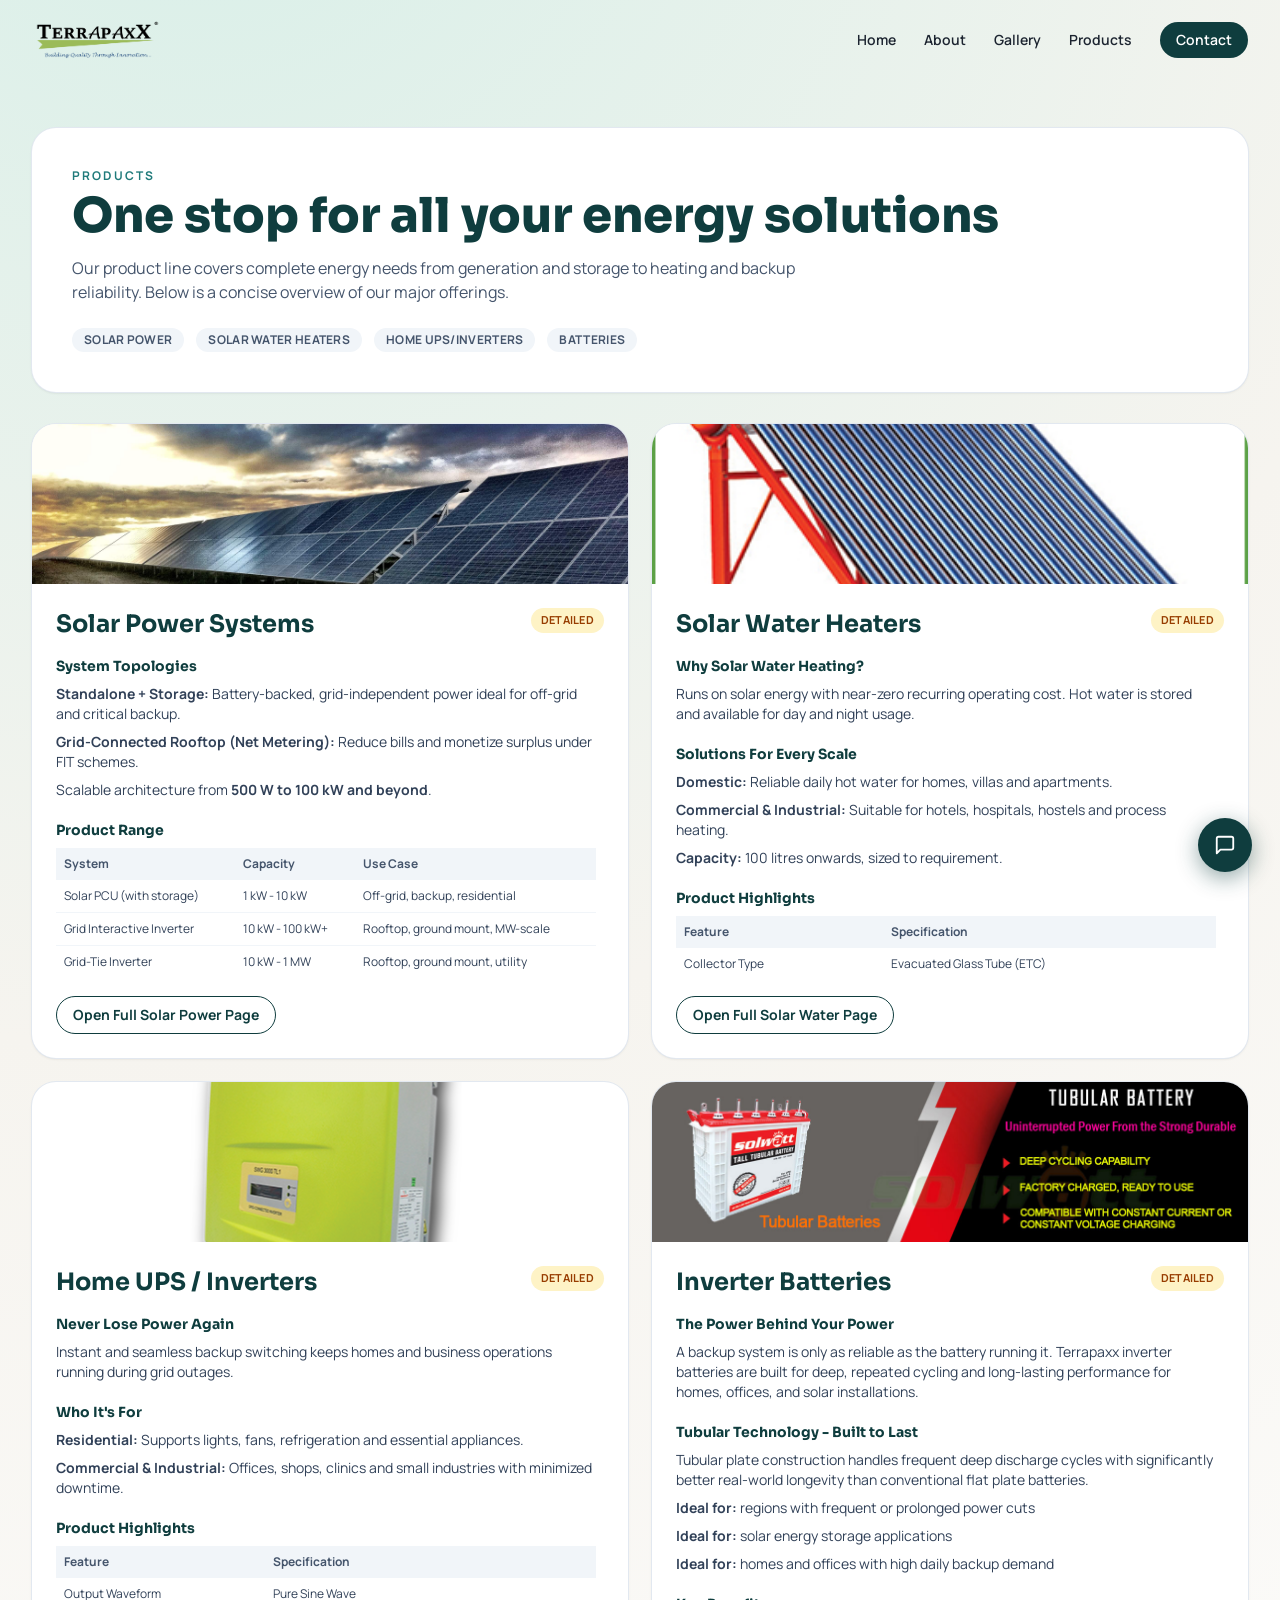
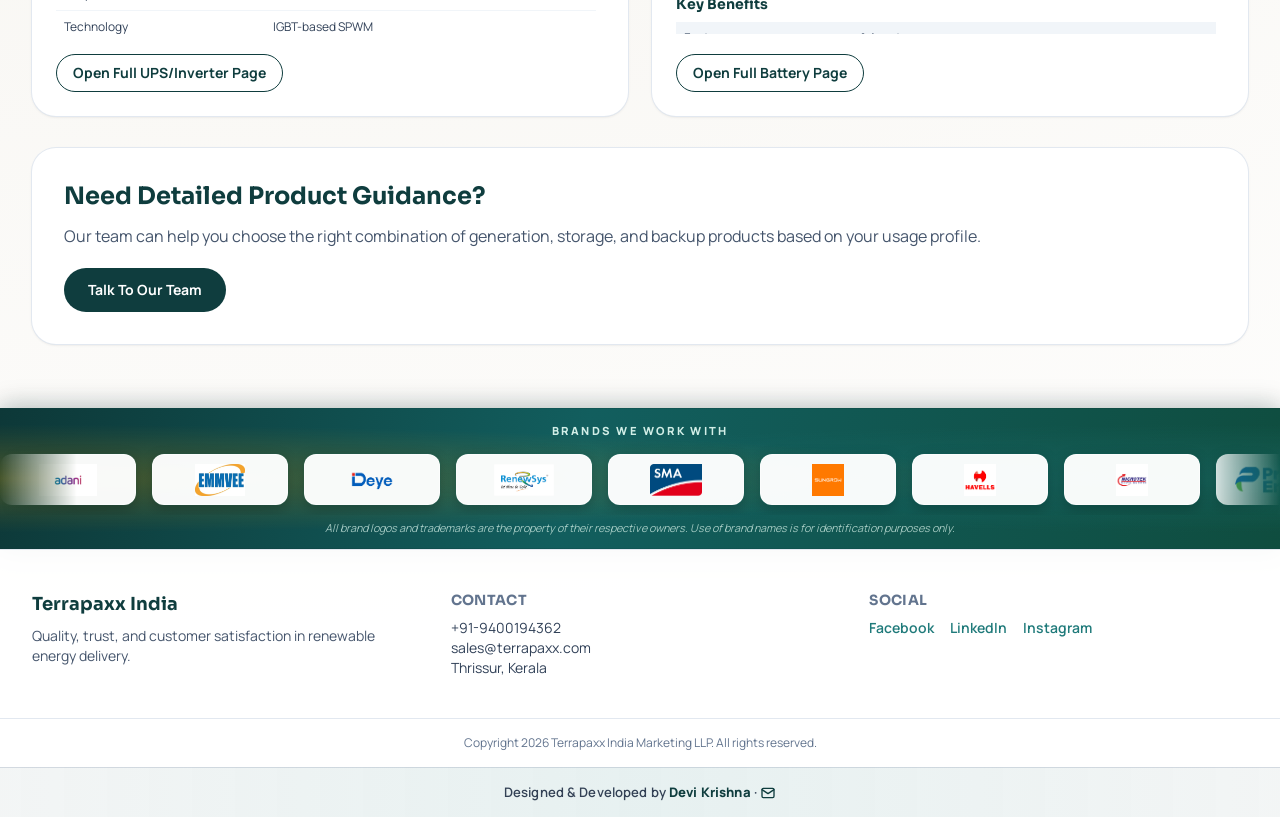
<file: products/index.html>
<!doctype html>
<html lang="en">
<head>
  <meta charset="UTF-8">
  <meta name="viewport" content="width=device-width, initial-scale=1.0">
  <title>Terrapaxx Products | Solar, Water Heating, UPS & Batteries</title>
  <meta name="description" content="Explore Terrapaxx products in one page: solar power systems, solar water heaters, home UPS/inverters, and inverter batteries.">
  <meta property="og:title" content="Terrapaxx Products">
  <meta property="og:description" content="Single-page product catalog for solar power, water heaters, UPS/inverters and batteries.">
  <meta property="og:type" content="website">
  <meta property="og:url" content="https://www.terrapaxx.com/products/">
  <link rel="canonical" href="https://www.terrapaxx.com/products/">
  <link rel="preconnect" href="https://fonts.googleapis.com">
  <link rel="preconnect" href="https://fonts.gstatic.com" crossorigin>
  <link href="https://fonts.googleapis.com/css2?family=Manrope:wght@400;500;600;700;800&family=Sora:wght@500;600;700;800&display=swap" rel="stylesheet">
  <link rel="stylesheet" href="/assets/css/tailwind.css">
  <link rel="stylesheet" href="/assets/css/styles.css">
</head>
<body>
  <a class="skip-link" href="#mainContent">Skip to main content</a>
  <header class="site-header fixed inset-x-0 top-0 z-40 transition-all duration-300">
    <div class="mx-auto max-w-7xl px-4 sm:px-6 lg:px-8">
      <div class="flex h-20 items-center justify-between">
        <a href="/" class="flex items-center gap-3" aria-label="Terrapaxx home">
          <img src="/assets/images/terrapaxx-logo.png" alt="Terrapaxx logo" class="h-11 w-auto" loading="lazy">
        </a>
        <nav class="hidden items-center gap-7 md:flex" aria-label="Main navigation">
          <a href="/" data-nav-link class="text-sm font-semibold text-terra-ink transition hover:text-terra-teal">Home</a>
          <a href="/about/" data-nav-link class="text-sm font-semibold text-terra-ink transition hover:text-terra-teal">About</a>
          <a href="/gallery/" data-nav-link class="text-sm font-semibold text-terra-ink transition hover:text-terra-teal">Gallery</a>
          <a href="/products/" data-nav-link class="text-sm font-semibold text-terra-ink transition hover:text-terra-teal">Products</a>
          <a href="/contact-us/" data-nav-link class="rounded-full bg-terra-deep px-4 py-2 text-sm font-semibold text-white transition hover:bg-terra-teal">Contact</a>
        </nav>
        <button id="menuButton" class="md:hidden rounded-lg border border-slate-300 p-2" aria-expanded="false" aria-controls="mobileMenu" aria-label="Open menu">
          <svg xmlns="http://www.w3.org/2000/svg" class="h-6 w-6" fill="none" viewBox="0 0 24 24" stroke="currentColor"><path stroke-linecap="round" stroke-linejoin="round" stroke-width="1.8" d="M4 6h16M4 12h16M4 18h16" /></svg>
        </button>
      </div>
      <div id="mobileMenu" class="hidden border-t border-slate-200 pb-4 md:hidden">
        <nav class="mt-3 flex flex-col gap-2" aria-label="Mobile navigation">
          <a href="/" data-nav-link class="rounded-lg px-3 py-2 text-sm font-semibold text-terra-ink hover:bg-slate-100">Home</a>
          <a href="/about/" data-nav-link class="rounded-lg px-3 py-2 text-sm font-semibold text-terra-ink hover:bg-slate-100">About</a>
          <a href="/gallery/" data-nav-link class="rounded-lg px-3 py-2 text-sm font-semibold text-terra-ink hover:bg-slate-100">Gallery</a>
          <a href="/products/" data-nav-link class="rounded-lg px-3 py-2 text-sm font-semibold text-terra-ink hover:bg-slate-100">Products</a>
          <a href="/contact-us/" data-nav-link class="rounded-lg bg-terra-deep px-3 py-2 text-sm font-semibold text-white">Contact</a>
        </nav>
      </div>
    </div>
  </header>

  <main id="mainContent" class="mx-auto max-w-7xl px-4 pb-16 pt-24 sm:px-6 lg:px-8">
    <section class="reveal mt-8 rounded-3xl bg-white p-8 shadow-sm ring-1 ring-slate-200 sm:p-10">
      <p class="text-xs font-bold uppercase tracking-[0.18em] text-terra-teal">Products</p>
      <h1 class="mt-2 text-4xl font-extrabold text-terra-deep sm:text-5xl">One stop for all your energy solutions</h1>
      <p class="mt-4 max-w-3xl text-slate-600">Our product line covers complete energy needs from generation and storage to heating and backup reliability. Below is a concise overview of our major offerings.</p>
      <div class="mt-6 flex flex-wrap gap-3 text-xs font-bold uppercase tracking-wide text-slate-600">
        <span class="rounded-full bg-slate-100 px-3 py-1">Solar Power</span>
        <span class="rounded-full bg-slate-100 px-3 py-1">Solar Water Heaters</span>
        <span class="rounded-full bg-slate-100 px-3 py-1">Home UPS/Inverters</span>
        <span class="rounded-full bg-slate-100 px-3 py-1">Batteries</span>
      </div>
    </section>

    <section class="mt-8 grid gap-6 md:grid-cols-2">
      <article id="solarPowerCard" ondblclick="window.location.href='/products/solar-power/'" class="reveal overflow-hidden rounded-3xl bg-white shadow-sm ring-1 ring-slate-200 cursor-zoom-in">
        <img src="/assets/images/solarimage.jpg" alt="Solar power systems" class="h-40 w-full object-cover" loading="lazy">
        <div class="p-6">
          <div class="flex items-start justify-between gap-3">
            <h2 class="text-2xl font-bold text-terra-deep">Solar Power Systems</h2>
            <span class="rounded-full bg-amber-100 px-2.5 py-1 text-[11px] font-bold uppercase tracking-wide text-amber-800">Detailed</span>
          </div>

          <div class="mt-4 max-h-[320px] space-y-5 overflow-y-auto pr-2 text-sm">
            <section>
              <h3 class="font-bold text-terra-deep">System Topologies</h3>
              <ul class="mt-2 space-y-2 text-slate-700">
                <li><strong>Standalone + Storage:</strong> Battery-backed, grid-independent power ideal for off-grid and critical backup.</li>
                <li><strong>Grid-Connected Rooftop (Net Metering):</strong> Reduce bills and monetize surplus under FIT schemes.</li>
                <li>Scalable architecture from <strong>500 W to 100 kW and beyond</strong>.</li>
              </ul>
            </section>

            <section>
              <h3 class="font-bold text-terra-deep">Product Range</h3>
              <div class="mt-2 overflow-x-auto">
                <table class="min-w-full text-left text-xs">
                  <thead class="bg-slate-100 text-slate-600">
                    <tr>
                      <th class="px-2 py-2 font-bold">System</th>
                      <th class="px-2 py-2 font-bold">Capacity</th>
                      <th class="px-2 py-2 font-bold">Use Case</th>
                    </tr>
                  </thead>
                  <tbody class="text-slate-700">
                    <tr class="border-b border-slate-100"><td class="px-2 py-2">Solar PCU (with storage)</td><td class="px-2 py-2">1 kW - 10 kW</td><td class="px-2 py-2">Off-grid, backup, residential</td></tr>
                    <tr class="border-b border-slate-100"><td class="px-2 py-2">Grid Interactive Inverter</td><td class="px-2 py-2">10 kW - 100 kW+</td><td class="px-2 py-2">Rooftop, ground mount, MW-scale</td></tr>
                    <tr class="border-b border-slate-100"><td class="px-2 py-2">Grid-Tie Inverter</td><td class="px-2 py-2">10 kW - 1 MW</td><td class="px-2 py-2">Rooftop, ground mount, utility</td></tr>
                    <tr><td class="px-2 py-2">Balance of System (BOS)</td><td class="px-2 py-2">Any scale</td><td class="px-2 py-2">Structures, cabling, protection</td></tr>
                  </tbody>
                </table>
              </div>
              <p class="mt-2 text-xs text-slate-600">BOS includes mounting structures, junction boxes, AC/DC decoupling, lightning arrestors and earthing kits.</p>
            </section>

            <section>
              <h3 class="font-bold text-terra-deep">Solar Panels</h3>
              <p class="mt-2 text-slate-700">Polycrystalline, Bifacial and TOPCon panel options with strong durability and yield.</p>
              <ul class="mt-2 space-y-2 text-slate-700">
                <li>Ratings: 250 W to 360 W (poly) and up to 700 W+ (bifacial/TOPCon)</li>
                <li>TOPCon: &gt;22% efficiency with better low-light and high-temperature performance</li>
                <li>Bifacial: captures rear-side irradiance with up to 30% potential yield gain</li>
              </ul>
            </section>

            <section>
              <h3 class="font-bold text-terra-deep">Solar Inverters</h3>
              <ul class="mt-2 space-y-2 text-slate-700">
                <li>Rating: 1 kVA to 25 kVA</li>
                <li>Input: 12 V to 360 V DC with wide PV range and MPPT/PWM support</li>
                <li>Output: 230 V / 400-415 V AC, 50 Hz, pure sine wave, single/three phase</li>
                <li>Grid-tie and backup variants with LCD and multi-level protections</li>
              </ul>
            </section>
          </div>

          <a href="/products/solar-power/" class="mt-5 inline-flex rounded-full border border-terra-deep px-4 py-2 text-sm font-bold text-terra-deep transition hover:bg-slate-100">Open Full Solar Power Page</a>
        </div>
      </article>

      <article id="solarWaterCard" ondblclick="window.location.href='/products/solar-water/'" class="reveal overflow-hidden rounded-3xl bg-white shadow-sm ring-1 ring-slate-200 cursor-zoom-in">
        <img src="/assets/images/solar-water-heater.jpg" alt="Solar water heaters" class="h-40 w-full object-cover" loading="lazy">
        <div class="p-6">
          <div class="flex items-start justify-between gap-3">
            <h2 class="text-2xl font-bold text-terra-deep">Solar Water Heaters</h2>
            <span class="rounded-full bg-amber-100 px-2.5 py-1 text-[11px] font-bold uppercase tracking-wide text-amber-800">Detailed</span>
          </div>

          <div class="mt-4 max-h-[320px] space-y-5 overflow-y-auto pr-2 text-sm">
            <section>
              <h3 class="font-bold text-terra-deep">Why Solar Water Heating?</h3>
              <p class="mt-2 text-slate-700">Runs on solar energy with near-zero recurring operating cost. Hot water is stored and available for day and night usage.</p>
            </section>

            <section>
              <h3 class="font-bold text-terra-deep">Solutions For Every Scale</h3>
              <ul class="mt-2 space-y-2 text-slate-700">
                <li><strong>Domestic:</strong> Reliable daily hot water for homes, villas and apartments.</li>
                <li><strong>Commercial & Industrial:</strong> Suitable for hotels, hospitals, hostels and process heating.</li>
                <li><strong>Capacity:</strong> 100 litres onwards, sized to requirement.</li>
              </ul>
            </section>

            <section>
              <h3 class="font-bold text-terra-deep">Product Highlights</h3>
              <div class="mt-2 overflow-x-auto">
                <table class="min-w-full text-left text-xs">
                  <thead class="bg-slate-100 text-slate-600">
                    <tr>
                      <th class="px-2 py-2 font-bold">Feature</th>
                      <th class="px-2 py-2 font-bold">Specification</th>
                    </tr>
                  </thead>
                  <tbody class="text-slate-700">
                    <tr class="border-b border-slate-100"><td class="px-2 py-2">Collector Type</td><td class="px-2 py-2">Evacuated Glass Tube (ETC)</td></tr>
                    <tr class="border-b border-slate-100"><td class="px-2 py-2">Tank Material</td><td class="px-2 py-2">Stainless steel & food-grade polymer</td></tr>
                    <tr class="border-b border-slate-100"><td class="px-2 py-2">Corrosion Resistance</td><td class="px-2 py-2">High, suitable for varied water quality</td></tr>
                    <tr class="border-b border-slate-100"><td class="px-2 py-2">Thermal Retention</td><td class="px-2 py-2">Excellent overnight heat hold</td></tr>
                    <tr class="border-b border-slate-100"><td class="px-2 py-2">Application</td><td class="px-2 py-2">Domestic & commercial</td></tr>
                    <tr><td class="px-2 py-2">Capacity</td><td class="px-2 py-2">100 L onwards</td></tr>
                  </tbody>
                </table>
              </div>
            </section>

            <section>
              <h3 class="font-bold text-terra-deep">Key Benefits</h3>
              <ul class="mt-2 space-y-2 text-slate-700">
                <li>Zero operating cost with solar heating</li>
                <li>ETC performs strongly in low-light and colder conditions</li>
                <li>Food-grade storage and corrosion-resistant construction</li>
                <li>Modular and scalable as capacity demand increases</li>
              </ul>
            </section>
          </div>

          <a href="/products/solar-water/" class="mt-5 inline-flex rounded-full border border-terra-deep px-4 py-2 text-sm font-bold text-terra-deep transition hover:bg-slate-100">Open Full Solar Water Page</a>
        </div>
      </article>

      <article id="upsCard" ondblclick="window.location.href='/products/home-ups-inverter/'" class="reveal overflow-hidden rounded-3xl bg-white shadow-sm ring-1 ring-slate-200 cursor-zoom-in">
        <img src="/assets/images/ptr.png" alt="Home UPS and inverters" class="h-40 w-full object-cover" loading="lazy">
        <div class="p-6">
          <div class="flex items-start justify-between gap-3">
            <h2 class="text-2xl font-bold text-terra-deep">Home UPS / Inverters</h2>
            <span class="rounded-full bg-amber-100 px-2.5 py-1 text-[11px] font-bold uppercase tracking-wide text-amber-800">Detailed</span>
          </div>

          <div class="mt-4 max-h-[320px] space-y-5 overflow-y-auto pr-2 text-sm">
            <section>
              <h3 class="font-bold text-terra-deep">Never Lose Power Again</h3>
              <p class="mt-2 text-slate-700">Instant and seamless backup switching keeps homes and business operations running during grid outages.</p>
            </section>

            <section>
              <h3 class="font-bold text-terra-deep">Who It's For</h3>
              <ul class="mt-2 space-y-2 text-slate-700">
                <li><strong>Residential:</strong> Supports lights, fans, refrigeration and essential appliances.</li>
                <li><strong>Commercial & Industrial:</strong> Offices, shops, clinics and small industries with minimized downtime.</li>
              </ul>
            </section>

            <section>
              <h3 class="font-bold text-terra-deep">Product Highlights</h3>
              <div class="mt-2 overflow-x-auto">
                <table class="min-w-full text-left text-xs">
                  <thead class="bg-slate-100 text-slate-600">
                    <tr>
                      <th class="px-2 py-2 font-bold">Feature</th>
                      <th class="px-2 py-2 font-bold">Specification</th>
                    </tr>
                  </thead>
                  <tbody class="text-slate-700">
                    <tr class="border-b border-slate-100"><td class="px-2 py-2">Output Waveform</td><td class="px-2 py-2">Pure Sine Wave</td></tr>
                    <tr class="border-b border-slate-100"><td class="px-2 py-2">Technology</td><td class="px-2 py-2">IGBT-based SPWM</td></tr>
                    <tr class="border-b border-slate-100"><td class="px-2 py-2">Input Voltage</td><td class="px-2 py-2">Wide range for weak grid conditions</td></tr>
                    <tr class="border-b border-slate-100"><td class="px-2 py-2">Display</td><td class="px-2 py-2">LCD parameter display</td></tr>
                    <tr class="border-b border-slate-100"><td class="px-2 py-2">Battery Compatibility</td><td class="px-2 py-2">Flat Plate, Tubular, VRLA (SMF)</td></tr>
                    <tr><td class="px-2 py-2">Application</td><td class="px-2 py-2">Domestic & commercial</td></tr>
                  </tbody>
                </table>
              </div>
            </section>

            <section>
              <h3 class="font-bold text-terra-deep">Key Benefits</h3>
              <ul class="mt-2 space-y-2 text-slate-700">
                <li>Pure sine output for sensitive electronics and motor loads</li>
                <li>IGBT SPWM architecture for reliable and efficient operation</li>
                <li>Wide input tolerance for unstable utility supply</li>
                <li>Built-in protections for overload, over-charge, deep discharge and short-circuit</li>
                <li>Scalable sizing for small homes to commercial use cases</li>
              </ul>
            </section>
          </div>

          <a href="/products/home-ups-inverter/" class="mt-5 inline-flex rounded-full border border-terra-deep px-4 py-2 text-sm font-bold text-terra-deep transition hover:bg-slate-100">Open Full UPS/Inverter Page</a>
        </div>
      </article>

      <article id="batteryCard" ondblclick="window.location.href='/products/inverter-batteries/'" class="reveal overflow-hidden rounded-3xl bg-white shadow-sm ring-1 ring-slate-200 cursor-zoom-in">
        <img src="/assets/images/batry.jpg" alt="Inverter batteries" class="h-40 w-full object-cover" loading="lazy">
        <div class="p-6">
          <div class="flex items-start justify-between gap-3">
            <h2 class="text-2xl font-bold text-terra-deep">Inverter Batteries</h2>
            <span class="rounded-full bg-amber-100 px-2.5 py-1 text-[11px] font-bold uppercase tracking-wide text-amber-800">Detailed</span>
          </div>

          <div class="mt-4 max-h-[320px] space-y-5 overflow-y-auto pr-2 text-sm">
            <section>
              <h3 class="font-bold text-terra-deep">The Power Behind Your Power</h3>
              <p class="mt-2 text-slate-700">A backup system is only as reliable as the battery running it. Terrapaxx inverter batteries are built for deep, repeated cycling and long-lasting performance for homes, offices, and solar installations.</p>
            </section>

            <section>
              <h3 class="font-bold text-terra-deep">Tubular Technology - Built to Last</h3>
              <p class="mt-2 text-slate-700">Tubular plate construction handles frequent deep discharge cycles with significantly better real-world longevity than conventional flat plate batteries.</p>
              <ul class="mt-2 space-y-2 text-slate-700">
                <li><strong>Ideal for:</strong> regions with frequent or prolonged power cuts</li>
                <li><strong>Ideal for:</strong> solar energy storage applications</li>
                <li><strong>Ideal for:</strong> homes and offices with high daily backup demand</li>
              </ul>
            </section>

            <section>
              <h3 class="font-bold text-terra-deep">Key Benefits</h3>
              <div class="mt-2 overflow-x-auto">
                <table class="min-w-full text-left text-xs">
                  <thead class="bg-slate-100 text-slate-600">
                    <tr>
                      <th class="px-2 py-2 font-bold">Feature</th>
                      <th class="px-2 py-2 font-bold">Advantage</th>
                    </tr>
                  </thead>
                  <tbody class="text-slate-700">
                    <tr class="border-b border-slate-100"><td class="px-2 py-2">Tubular Plate Design</td><td class="px-2 py-2">Higher energy density and longer cycle life</td></tr>
                    <tr class="border-b border-slate-100"><td class="px-2 py-2">Deep Cycle Capability</td><td class="px-2 py-2">Reliable repeated charge-discharge performance</td></tr>
                    <tr class="border-b border-slate-100"><td class="px-2 py-2">Low Maintenance</td><td class="px-2 py-2">Less topping-up and reduced downtime</td></tr>
                    <tr class="border-b border-slate-100"><td class="px-2 py-2">Long Service Life</td><td class="px-2 py-2">Lower total ownership cost over time</td></tr>
                    <tr><td class="px-2 py-2">Solar Compatible</td><td class="px-2 py-2">Engineered for inverter and SPV systems</td></tr>
                  </tbody>
                </table>
              </div>
            </section>

            <section>
              <h3 class="font-bold text-terra-deep">Why Tubular Over Flat Plate?</h3>
              <p class="mt-2 text-slate-700">Flat plate batteries work, but tubular batteries endure. The tubular spine design resists active material shedding, resulting in more usable cycles, longer life, and better value over time.</p>
              <p class="mt-2 text-slate-700">Available in multiple capacities to match inverter size and backup duration. Pairs with Terrapaxx inverters and solar PCUs for optimized performance.</p>
            </section>
          </div>

          <a href="/products/inverter-batteries/" class="mt-5 inline-flex rounded-full border border-terra-deep px-4 py-2 text-sm font-bold text-terra-deep transition hover:bg-slate-100">Open Full Battery Page</a>
        </div>
      </article>
    </section>

    <section class="reveal mt-8 rounded-3xl bg-white p-8 shadow-sm ring-1 ring-slate-200">
      <h2 class="text-2xl font-bold text-terra-deep">Need Detailed Product Guidance?</h2>
      <p class="mt-3 text-slate-600">Our team can help you choose the right combination of generation, storage, and backup products based on your usage profile.</p>
      <a href="/contact-us/" class="mt-5 inline-flex rounded-full bg-terra-deep px-6 py-3 text-sm font-bold text-white transition hover:bg-terra-teal">Talk To Our Team</a>
    </section>
  </main>

  <section class="brand-marquee" aria-label="Partner brands">
    <p class="brand-marquee-heading">Brands We Work With</p>
    <div class="brand-marquee-viewport">
      <div class="brand-marquee-track">
        <div class="brand-marquee-group">
          <div class="brand-logo-chip"><img src="/assets/images/logos/Adani.jpg" alt="Adani" loading="lazy"></div>
          <div class="brand-logo-chip"><img src="/assets/images/logos/EMMVEE.png" alt="Emmvee" loading="lazy"></div>
          <div class="brand-logo-chip"><img src="/assets/images/logos/LOGO.png" alt="Brand logo" loading="lazy"></div>
          <div class="brand-logo-chip"><img src="/assets/images/logos/Renewsys.png" alt="Renewsys" loading="lazy"></div>
          <div class="brand-logo-chip"><img src="/assets/images/logos/SMA_Solar_idkl4eTfea_0.png" alt="SMA Solar" loading="lazy"></div>
          <div class="brand-logo-chip"><img src="/assets/images/logos/Sungrow.png" alt="Sungrow" loading="lazy"></div>
          <div class="brand-logo-chip"><img src="/assets/images/logos/havells-logo-png_seeklogo-343289.png" alt="Havells" loading="lazy"></div>
          <div class="brand-logo-chip"><img src="/assets/images/logos/microtek-logo-png_seeklogo-196359.png" alt="Microtek" loading="lazy"></div>
          <div class="brand-logo-chip"><img src="/assets/images/logos/premier-energies.b1bb2f7bbecd36942cfa.png" alt="Premier Energies" loading="lazy"></div>
          <div class="brand-logo-chip"><img src="/assets/images/logos/vguard.png" alt="V-Guard" loading="lazy"></div>
          <div class="brand-logo-chip"><img src="/assets/images/logos/waree.png" alt="Waaree" loading="lazy"></div>
        </div>
        <div class="brand-marquee-group" aria-hidden="true">
          <div class="brand-logo-chip"><img src="/assets/images/logos/Adani.jpg" alt="Adani" loading="lazy"></div>
          <div class="brand-logo-chip"><img src="/assets/images/logos/EMMVEE.png" alt="Emmvee" loading="lazy"></div>
          <div class="brand-logo-chip"><img src="/assets/images/logos/LOGO.png" alt="Brand logo" loading="lazy"></div>
          <div class="brand-logo-chip"><img src="/assets/images/logos/Renewsys.png" alt="Renewsys" loading="lazy"></div>
          <div class="brand-logo-chip"><img src="/assets/images/logos/SMA_Solar_idkl4eTfea_0.png" alt="SMA Solar" loading="lazy"></div>
          <div class="brand-logo-chip"><img src="/assets/images/logos/Sungrow.png" alt="Sungrow" loading="lazy"></div>
          <div class="brand-logo-chip"><img src="/assets/images/logos/havells-logo-png_seeklogo-343289.png" alt="Havells" loading="lazy"></div>
          <div class="brand-logo-chip"><img src="/assets/images/logos/microtek-logo-png_seeklogo-196359.png" alt="Microtek" loading="lazy"></div>
          <div class="brand-logo-chip"><img src="/assets/images/logos/premier-energies.b1bb2f7bbecd36942cfa.png" alt="Premier Energies" loading="lazy"></div>
          <div class="brand-logo-chip"><img src="/assets/images/logos/vguard.png" alt="V-Guard" loading="lazy"></div>
          <div class="brand-logo-chip"><img src="/assets/images/logos/waree.png" alt="Waaree" loading="lazy"></div>
        </div>
      </div>
    </div>
    <p class="brand-marquee-disclaimer">All brand logos and trademarks are the property of their respective owners. Use of brand names is for identification purposes only.</p>
  </section>
  <footer class="border-t border-slate-200 bg-white/90">
    <div class="mx-auto grid max-w-7xl gap-10 px-4 py-10 sm:px-6 md:grid-cols-3 lg:px-8">
      <div>
        <h2 class="text-lg font-bold text-terra-deep">Terrapaxx India</h2>
        <p class="mt-2 text-sm text-slate-600">Quality, trust, and customer satisfaction in renewable energy delivery.</p>
      </div>
      <div>
        <h3 class="text-sm font-bold uppercase tracking-wide text-slate-500">Contact</h3>
        <p class="mt-2 text-sm text-slate-700">+91-9400194362</p>
        <p class="text-sm text-slate-700">sales@terrapaxx.com</p>
        <p class="text-sm text-slate-700">Thrissur, Kerala</p>
      </div>
      <div>
        <h3 class="text-sm font-bold uppercase tracking-wide text-slate-500">Social</h3>
        <div class="mt-2 flex gap-4 text-sm font-semibold">
          <a class="text-terra-teal hover:underline" href="https://web.facebook.com/terrapaxx/" target="_blank" rel="noopener">Facebook</a>
          <a class="text-terra-teal hover:underline" href="https://www.linkedin.com/company/terrapaxx-india-marketing-llp" target="_blank" rel="noopener">LinkedIn</a>
          <a class="text-terra-teal hover:underline" href="https://www.instagram.com/terrapaxx_india?igsh=eGJqOGloN3NxOTlw" target="_blank" rel="noopener">Instagram</a>
        </div>
      </div>
    </div>
    <p class="border-t border-slate-200 py-4 text-center text-xs text-slate-500">Copyright <span id="currentYear"></span> Terrapaxx India Marketing LLP. All rights reserved.</p>
  </footer>

  <script src="/assets/js/main.js" defer></script>
</body>
</html>
</file>
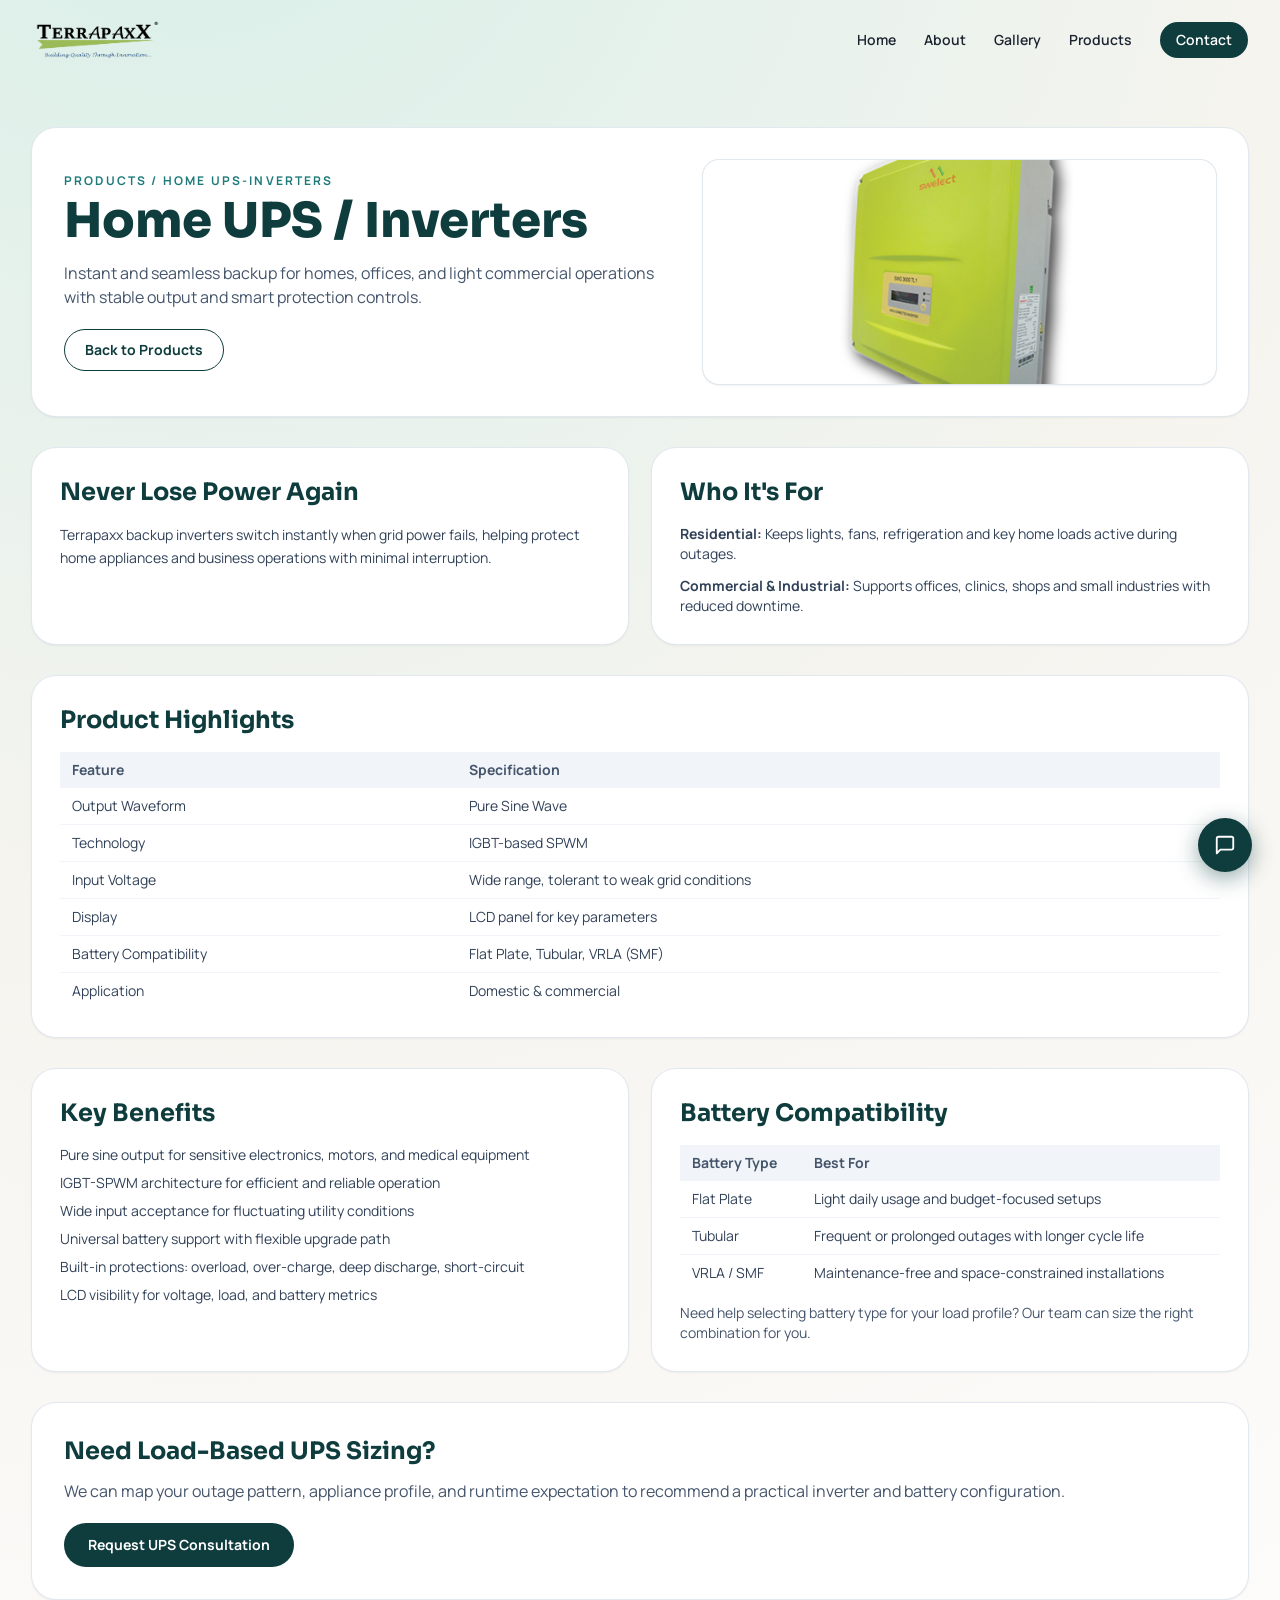
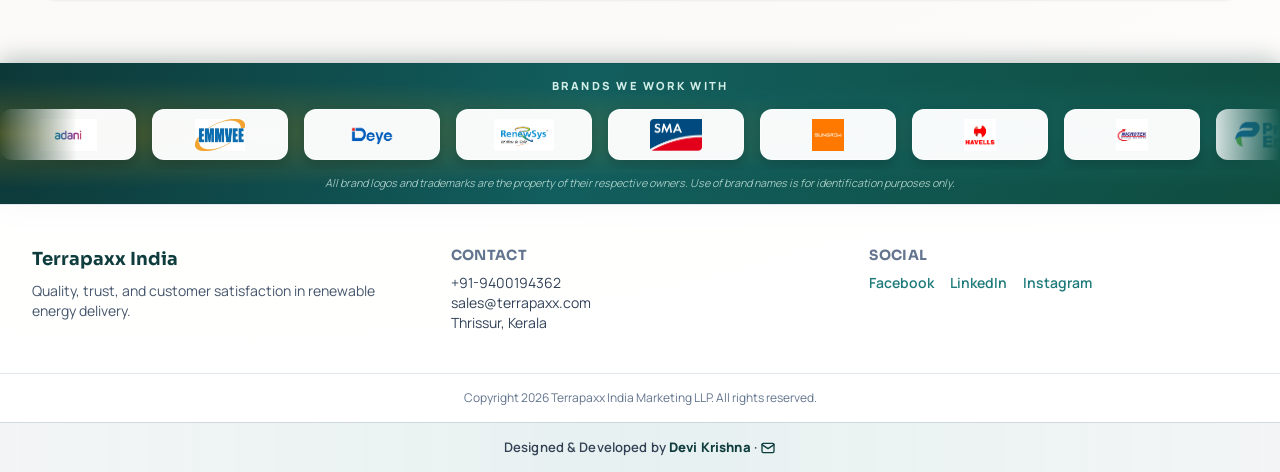
<file: products/home-ups-inverter/index.html>
<!doctype html>
<html lang="en">
<head>
  <meta charset="UTF-8">
  <meta name="viewport" content="width=device-width, initial-scale=1.0">
  <title>Home UPS / Inverters | Terrapaxx Products</title>
  <meta name="description" content="Detailed Home UPS and inverter portfolio from Terrapaxx for residential and commercial backup reliability.">
  <meta property="og:title" content="Home UPS / Inverters | Terrapaxx">
  <meta property="og:description" content="Pure sine wave backup inverters with wide input tolerance and smart protection.">
  <meta property="og:type" content="website">
  <meta property="og:url" content="https://www.terrapaxx.com/products/home-ups-inverter/">
  <link rel="canonical" href="https://www.terrapaxx.com/products/home-ups-inverter/">
  <link rel="preconnect" href="https://fonts.googleapis.com">
  <link rel="preconnect" href="https://fonts.gstatic.com" crossorigin>
  <link href="https://fonts.googleapis.com/css2?family=Manrope:wght@400;500;600;700;800&family=Sora:wght@500;600;700;800&display=swap" rel="stylesheet">
  <link rel="stylesheet" href="/assets/css/tailwind.css">
  <link rel="stylesheet" href="/assets/css/styles.css">
</head>
<body>
  <a class="skip-link" href="#mainContent">Skip to main content</a>
  <header class="site-header fixed inset-x-0 top-0 z-40 transition-all duration-300">
    <div class="mx-auto max-w-7xl px-4 sm:px-6 lg:px-8">
      <div class="flex h-20 items-center justify-between">
        <a href="/" class="flex items-center gap-3" aria-label="Terrapaxx home">
          <img src="/assets/images/terrapaxx-logo.png" alt="Terrapaxx logo" class="h-11 w-auto" loading="lazy">
        </a>
        <nav class="hidden items-center gap-7 md:flex" aria-label="Main navigation">
          <a href="/" data-nav-link class="text-sm font-semibold text-terra-ink transition hover:text-terra-teal">Home</a>
          <a href="/about/" data-nav-link class="text-sm font-semibold text-terra-ink transition hover:text-terra-teal">About</a>
          <a href="/gallery/" data-nav-link class="text-sm font-semibold text-terra-ink transition hover:text-terra-teal">Gallery</a>
          <a href="/products/" data-nav-link class="text-sm font-semibold text-terra-ink transition hover:text-terra-teal">Products</a>
          <a href="/contact-us/" data-nav-link class="rounded-full bg-terra-deep px-4 py-2 text-sm font-semibold text-white transition hover:bg-terra-teal">Contact</a>
        </nav>
        <button id="menuButton" class="md:hidden rounded-lg border border-slate-300 p-2" aria-expanded="false" aria-controls="mobileMenu" aria-label="Open menu">
          <svg xmlns="http://www.w3.org/2000/svg" class="h-6 w-6" fill="none" viewBox="0 0 24 24" stroke="currentColor"><path stroke-linecap="round" stroke-linejoin="round" stroke-width="1.8" d="M4 6h16M4 12h16M4 18h16" /></svg>
        </button>
      </div>
      <div id="mobileMenu" class="hidden border-t border-slate-200 pb-4 md:hidden">
        <nav class="mt-3 flex flex-col gap-2" aria-label="Mobile navigation">
          <a href="/" data-nav-link class="rounded-lg px-3 py-2 text-sm font-semibold text-terra-ink hover:bg-slate-100">Home</a>
          <a href="/about/" data-nav-link class="rounded-lg px-3 py-2 text-sm font-semibold text-terra-ink hover:bg-slate-100">About</a>
          <a href="/gallery/" data-nav-link class="rounded-lg px-3 py-2 text-sm font-semibold text-terra-ink hover:bg-slate-100">Gallery</a>
          <a href="/products/" data-nav-link class="rounded-lg px-3 py-2 text-sm font-semibold text-terra-ink hover:bg-slate-100">Products</a>
          <a href="/contact-us/" data-nav-link class="rounded-lg bg-terra-deep px-3 py-2 text-sm font-semibold text-white">Contact</a>
        </nav>
      </div>
    </div>
  </header>

  <main id="mainContent" class="mx-auto max-w-7xl px-4 pb-16 pt-24 sm:px-6 lg:px-8">
    <section class="reveal mt-8 grid gap-6 rounded-3xl bg-white p-8 shadow-sm ring-1 ring-slate-200 md:grid-cols-[1.2fr_1fr] md:items-center">
      <div>
        <p class="text-xs font-bold uppercase tracking-[0.18em] text-terra-teal">Products / Home UPS-Inverters</p>
        <h1 class="mt-2 text-4xl font-extrabold text-terra-deep sm:text-5xl">Home UPS / Inverters</h1>
        <p class="mt-4 text-slate-600">Instant and seamless backup for homes, offices, and light commercial operations with stable output and smart protection controls.</p>
        <a href="/products/" class="mt-5 inline-flex rounded-full border border-terra-deep px-5 py-2.5 text-sm font-bold text-terra-deep transition hover:bg-slate-100">Back to Products</a>
      </div>
      <img src="/assets/images/ptr.png" alt="Home UPS and inverters" class="h-56 w-full rounded-2xl object-cover shadow-sm ring-1 ring-slate-200" loading="lazy">
    </section>

    <section class="mt-8 grid gap-6 lg:grid-cols-2">
      <article class="reveal rounded-3xl bg-white p-7 shadow-sm ring-1 ring-slate-200">
        <h2 class="text-2xl font-bold text-terra-deep">Never Lose Power Again</h2>
        <p class="mt-4 text-sm leading-relaxed text-slate-700">Terrapaxx backup inverters switch instantly when grid power fails, helping protect home appliances and business operations with minimal interruption.</p>
      </article>

      <article class="reveal rounded-3xl bg-white p-7 shadow-sm ring-1 ring-slate-200">
        <h2 class="text-2xl font-bold text-terra-deep">Who It's For</h2>
        <ul class="mt-4 space-y-3 text-sm text-slate-700">
          <li><strong>Residential:</strong> Keeps lights, fans, refrigeration and key home loads active during outages.</li>
          <li><strong>Commercial & Industrial:</strong> Supports offices, clinics, shops and small industries with reduced downtime.</li>
        </ul>
      </article>
    </section>

    <section class="mt-8 rounded-3xl bg-white p-7 shadow-sm ring-1 ring-slate-200 reveal">
      <h2 class="text-2xl font-bold text-terra-deep">Product Highlights</h2>
      <div class="mt-4 overflow-x-auto">
        <table class="min-w-full text-left text-sm">
          <thead class="bg-slate-100 text-slate-600">
            <tr>
              <th class="px-3 py-2 font-bold">Feature</th>
              <th class="px-3 py-2 font-bold">Specification</th>
            </tr>
          </thead>
          <tbody class="text-slate-700">
            <tr class="border-b border-slate-100"><td class="px-3 py-2">Output Waveform</td><td class="px-3 py-2">Pure Sine Wave</td></tr>
            <tr class="border-b border-slate-100"><td class="px-3 py-2">Technology</td><td class="px-3 py-2">IGBT-based SPWM</td></tr>
            <tr class="border-b border-slate-100"><td class="px-3 py-2">Input Voltage</td><td class="px-3 py-2">Wide range, tolerant to weak grid conditions</td></tr>
            <tr class="border-b border-slate-100"><td class="px-3 py-2">Display</td><td class="px-3 py-2">LCD panel for key parameters</td></tr>
            <tr class="border-b border-slate-100"><td class="px-3 py-2">Battery Compatibility</td><td class="px-3 py-2">Flat Plate, Tubular, VRLA (SMF)</td></tr>
            <tr><td class="px-3 py-2">Application</td><td class="px-3 py-2">Domestic & commercial</td></tr>
          </tbody>
        </table>
      </div>
    </section>

    <section class="mt-8 grid gap-6 lg:grid-cols-2">
      <article class="reveal rounded-3xl bg-white p-7 shadow-sm ring-1 ring-slate-200">
        <h2 class="text-2xl font-bold text-terra-deep">Key Benefits</h2>
        <ul class="mt-4 space-y-2 text-sm text-slate-700">
          <li>Pure sine output for sensitive electronics, motors, and medical equipment</li>
          <li>IGBT-SPWM architecture for efficient and reliable operation</li>
          <li>Wide input acceptance for fluctuating utility conditions</li>
          <li>Universal battery support with flexible upgrade path</li>
          <li>Built-in protections: overload, over-charge, deep discharge, short-circuit</li>
          <li>LCD visibility for voltage, load, and battery metrics</li>
        </ul>
      </article>

      <article class="reveal rounded-3xl bg-white p-7 shadow-sm ring-1 ring-slate-200">
        <h2 class="text-2xl font-bold text-terra-deep">Battery Compatibility</h2>
        <div class="mt-4 overflow-x-auto">
          <table class="min-w-full text-left text-sm">
            <thead class="bg-slate-100 text-slate-600">
              <tr>
                <th class="px-3 py-2 font-bold">Battery Type</th>
                <th class="px-3 py-2 font-bold">Best For</th>
              </tr>
            </thead>
            <tbody class="text-slate-700">
              <tr class="border-b border-slate-100"><td class="px-3 py-2">Flat Plate</td><td class="px-3 py-2">Light daily usage and budget-focused setups</td></tr>
              <tr class="border-b border-slate-100"><td class="px-3 py-2">Tubular</td><td class="px-3 py-2">Frequent or prolonged outages with longer cycle life</td></tr>
              <tr><td class="px-3 py-2">VRLA / SMF</td><td class="px-3 py-2">Maintenance-free and space-constrained installations</td></tr>
            </tbody>
          </table>
        </div>
        <p class="mt-3 text-sm text-slate-600">Need help selecting battery type for your load profile? Our team can size the right combination for you.</p>
      </article>
    </section>

    <section class="reveal mt-8 rounded-3xl bg-white p-8 shadow-sm ring-1 ring-slate-200">
      <h2 class="text-2xl font-bold text-terra-deep">Need Load-Based UPS Sizing?</h2>
      <p class="mt-3 text-slate-600">We can map your outage pattern, appliance profile, and runtime expectation to recommend a practical inverter and battery configuration.</p>
      <a href="/contact-us/" class="mt-5 inline-flex rounded-full bg-terra-deep px-6 py-3 text-sm font-bold text-white transition hover:bg-terra-teal">Request UPS Consultation</a>
    </section>
  </main>

  <section class="brand-marquee" aria-label="Partner brands">
    <p class="brand-marquee-heading">Brands We Work With</p>
    <div class="brand-marquee-viewport">
      <div class="brand-marquee-track">
        <div class="brand-marquee-group">
          <div class="brand-logo-chip"><img src="/assets/images/logos/Adani.jpg" alt="Adani" loading="lazy"></div>
          <div class="brand-logo-chip"><img src="/assets/images/logos/EMMVEE.png" alt="Emmvee" loading="lazy"></div>
          <div class="brand-logo-chip"><img src="/assets/images/logos/LOGO.png" alt="Brand logo" loading="lazy"></div>
          <div class="brand-logo-chip"><img src="/assets/images/logos/Renewsys.png" alt="Renewsys" loading="lazy"></div>
          <div class="brand-logo-chip"><img src="/assets/images/logos/SMA_Solar_idkl4eTfea_0.png" alt="SMA Solar" loading="lazy"></div>
          <div class="brand-logo-chip"><img src="/assets/images/logos/Sungrow.png" alt="Sungrow" loading="lazy"></div>
          <div class="brand-logo-chip"><img src="/assets/images/logos/havells-logo-png_seeklogo-343289.png" alt="Havells" loading="lazy"></div>
          <div class="brand-logo-chip"><img src="/assets/images/logos/microtek-logo-png_seeklogo-196359.png" alt="Microtek" loading="lazy"></div>
          <div class="brand-logo-chip"><img src="/assets/images/logos/premier-energies.b1bb2f7bbecd36942cfa.png" alt="Premier Energies" loading="lazy"></div>
          <div class="brand-logo-chip"><img src="/assets/images/logos/vguard.png" alt="V-Guard" loading="lazy"></div>
          <div class="brand-logo-chip"><img src="/assets/images/logos/waree.png" alt="Waaree" loading="lazy"></div>
        </div>
        <div class="brand-marquee-group" aria-hidden="true">
          <div class="brand-logo-chip"><img src="/assets/images/logos/Adani.jpg" alt="Adani" loading="lazy"></div>
          <div class="brand-logo-chip"><img src="/assets/images/logos/EMMVEE.png" alt="Emmvee" loading="lazy"></div>
          <div class="brand-logo-chip"><img src="/assets/images/logos/LOGO.png" alt="Brand logo" loading="lazy"></div>
          <div class="brand-logo-chip"><img src="/assets/images/logos/Renewsys.png" alt="Renewsys" loading="lazy"></div>
          <div class="brand-logo-chip"><img src="/assets/images/logos/SMA_Solar_idkl4eTfea_0.png" alt="SMA Solar" loading="lazy"></div>
          <div class="brand-logo-chip"><img src="/assets/images/logos/Sungrow.png" alt="Sungrow" loading="lazy"></div>
          <div class="brand-logo-chip"><img src="/assets/images/logos/havells-logo-png_seeklogo-343289.png" alt="Havells" loading="lazy"></div>
          <div class="brand-logo-chip"><img src="/assets/images/logos/microtek-logo-png_seeklogo-196359.png" alt="Microtek" loading="lazy"></div>
          <div class="brand-logo-chip"><img src="/assets/images/logos/premier-energies.b1bb2f7bbecd36942cfa.png" alt="Premier Energies" loading="lazy"></div>
          <div class="brand-logo-chip"><img src="/assets/images/logos/vguard.png" alt="V-Guard" loading="lazy"></div>
          <div class="brand-logo-chip"><img src="/assets/images/logos/waree.png" alt="Waaree" loading="lazy"></div>
        </div>
      </div>
    </div>
    <p class="brand-marquee-disclaimer">All brand logos and trademarks are the property of their respective owners. Use of brand names is for identification purposes only.</p>
  </section>
  <footer class="border-t border-slate-200 bg-white/90">
    <div class="mx-auto grid max-w-7xl gap-10 px-4 py-10 sm:px-6 md:grid-cols-3 lg:px-8">
      <div>
        <h2 class="text-lg font-bold text-terra-deep">Terrapaxx India</h2>
        <p class="mt-2 text-sm text-slate-600">Quality, trust, and customer satisfaction in renewable energy delivery.</p>
      </div>
      <div>
        <h3 class="text-sm font-bold uppercase tracking-wide text-slate-500">Contact</h3>
        <p class="mt-2 text-sm text-slate-700">+91-9400194362</p>
        <p class="text-sm text-slate-700">sales@terrapaxx.com</p>
        <p class="text-sm text-slate-700">Thrissur, Kerala</p>
      </div>
      <div>
        <h3 class="text-sm font-bold uppercase tracking-wide text-slate-500">Social</h3>
        <div class="mt-2 flex gap-4 text-sm font-semibold">
          <a class="text-terra-teal hover:underline" href="https://web.facebook.com/terrapaxx/" target="_blank" rel="noopener">Facebook</a>
          <a class="text-terra-teal hover:underline" href="https://www.linkedin.com/company/terrapaxx-india-marketing-llp" target="_blank" rel="noopener">LinkedIn</a>
          <a class="text-terra-teal hover:underline" href="https://www.instagram.com/terrapaxx_india?igsh=eGJqOGloN3NxOTlw" target="_blank" rel="noopener">Instagram</a>
        </div>
      </div>
    </div>
    <p class="border-t border-slate-200 py-4 text-center text-xs text-slate-500">Copyright <span id="currentYear"></span> Terrapaxx India Marketing LLP. All rights reserved.</p>
  </footer>

  <script src="/assets/js/main.js" defer></script>
</body>
</html>
</file>
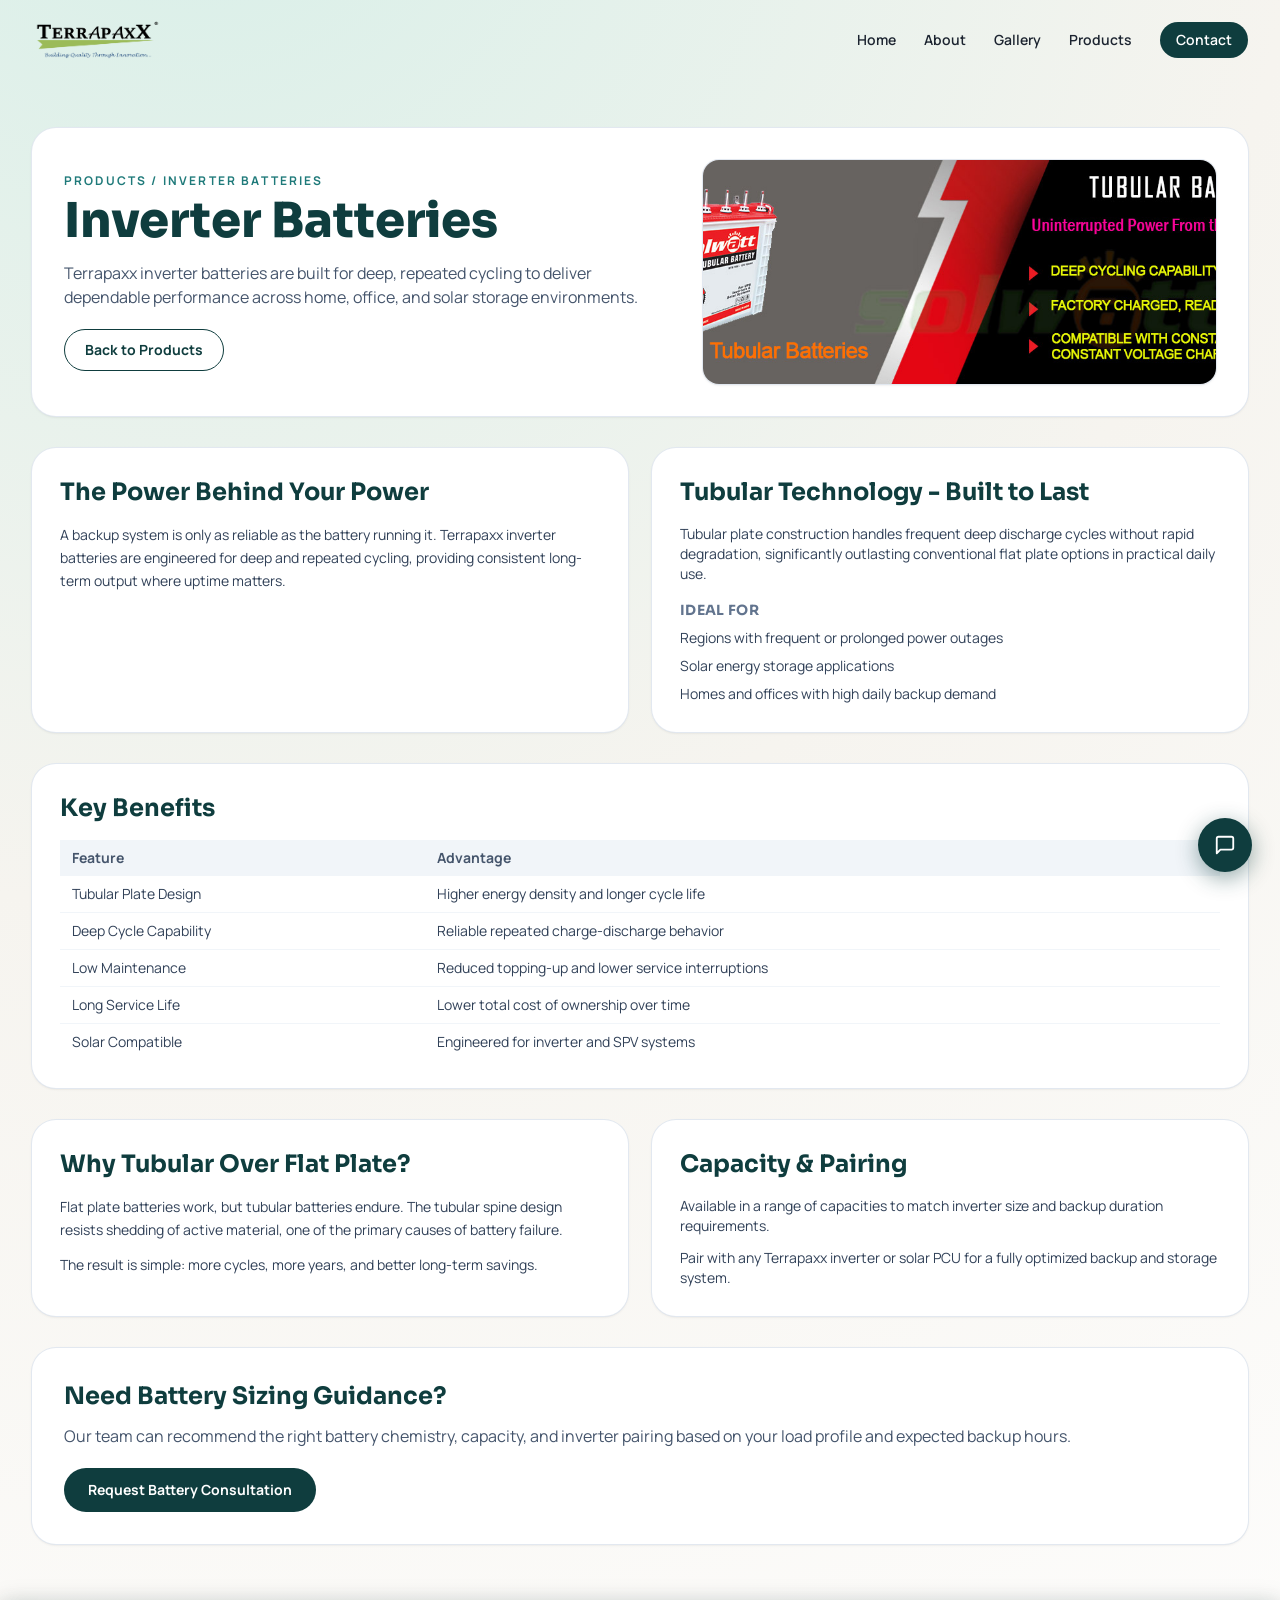
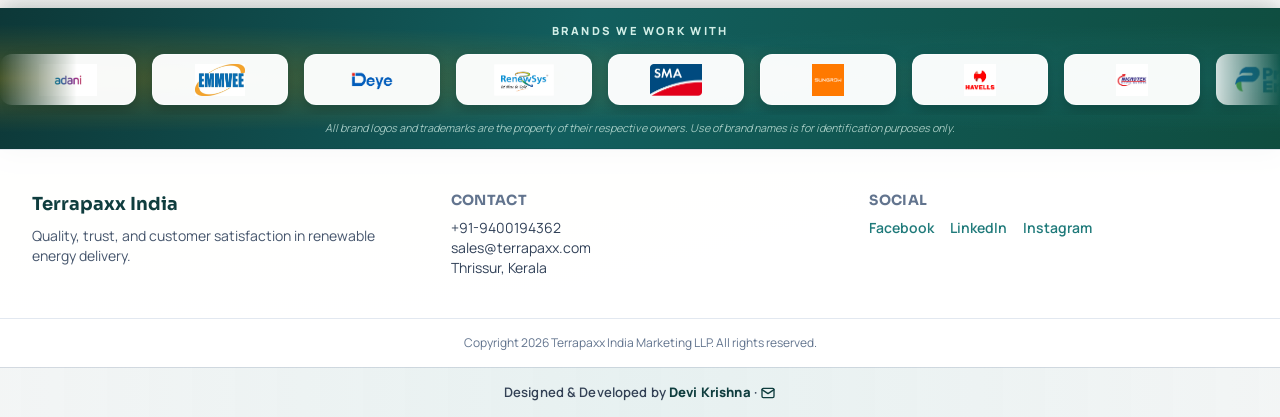
<file: products/inverter-batteries/index.html>
<!doctype html>
<html lang="en">
<head>
  <meta charset="UTF-8">
  <meta name="viewport" content="width=device-width, initial-scale=1.0">
  <title>Inverter Batteries | Terrapaxx Products</title>
  <meta name="description" content="High-cycle tubular inverter batteries for homes, offices, and solar storage applications.">
  <meta property="og:title" content="Inverter Batteries | Terrapaxx">
  <meta property="og:description" content="Terrapaxx inverter batteries built for deep cycling, long life, and reliable backup performance.">
  <meta property="og:type" content="website">
  <meta property="og:url" content="https://www.terrapaxx.com/products/inverter-batteries/">
  <link rel="canonical" href="https://www.terrapaxx.com/products/inverter-batteries/">
  <link rel="preconnect" href="https://fonts.googleapis.com">
  <link rel="preconnect" href="https://fonts.gstatic.com" crossorigin>
  <link href="https://fonts.googleapis.com/css2?family=Manrope:wght@400;500;600;700;800&family=Sora:wght@500;600;700;800&display=swap" rel="stylesheet">
  <link rel="stylesheet" href="/assets/css/tailwind.css">
  <link rel="stylesheet" href="/assets/css/styles.css">
</head>
<body>
  <a class="skip-link" href="#mainContent">Skip to main content</a>
  <header class="site-header fixed inset-x-0 top-0 z-40 transition-all duration-300">
    <div class="mx-auto max-w-7xl px-4 sm:px-6 lg:px-8">
      <div class="flex h-20 items-center justify-between">
        <a href="/" class="flex items-center gap-3" aria-label="Terrapaxx home">
          <img src="/assets/images/terrapaxx-logo.png" alt="Terrapaxx logo" class="h-11 w-auto" loading="lazy">
        </a>
        <nav class="hidden items-center gap-7 md:flex" aria-label="Main navigation">
          <a href="/" data-nav-link class="text-sm font-semibold text-terra-ink transition hover:text-terra-teal">Home</a>
          <a href="/about/" data-nav-link class="text-sm font-semibold text-terra-ink transition hover:text-terra-teal">About</a>
          <a href="/gallery/" data-nav-link class="text-sm font-semibold text-terra-ink transition hover:text-terra-teal">Gallery</a>
          <a href="/products/" data-nav-link class="text-sm font-semibold text-terra-ink transition hover:text-terra-teal">Products</a>
          <a href="/contact-us/" data-nav-link class="rounded-full bg-terra-deep px-4 py-2 text-sm font-semibold text-white transition hover:bg-terra-teal">Contact</a>
        </nav>
        <button id="menuButton" class="md:hidden rounded-lg border border-slate-300 p-2" aria-expanded="false" aria-controls="mobileMenu" aria-label="Open menu">
          <svg xmlns="http://www.w3.org/2000/svg" class="h-6 w-6" fill="none" viewBox="0 0 24 24" stroke="currentColor"><path stroke-linecap="round" stroke-linejoin="round" stroke-width="1.8" d="M4 6h16M4 12h16M4 18h16" /></svg>
        </button>
      </div>
      <div id="mobileMenu" class="hidden border-t border-slate-200 pb-4 md:hidden">
        <nav class="mt-3 flex flex-col gap-2" aria-label="Mobile navigation">
          <a href="/" data-nav-link class="rounded-lg px-3 py-2 text-sm font-semibold text-terra-ink hover:bg-slate-100">Home</a>
          <a href="/about/" data-nav-link class="rounded-lg px-3 py-2 text-sm font-semibold text-terra-ink hover:bg-slate-100">About</a>
          <a href="/gallery/" data-nav-link class="rounded-lg px-3 py-2 text-sm font-semibold text-terra-ink hover:bg-slate-100">Gallery</a>
          <a href="/products/" data-nav-link class="rounded-lg px-3 py-2 text-sm font-semibold text-terra-ink hover:bg-slate-100">Products</a>
          <a href="/contact-us/" data-nav-link class="rounded-lg bg-terra-deep px-3 py-2 text-sm font-semibold text-white">Contact</a>
        </nav>
      </div>
    </div>
  </header>

  <main id="mainContent" class="mx-auto max-w-7xl px-4 pb-16 pt-24 sm:px-6 lg:px-8">
    <section class="reveal mt-8 grid gap-6 rounded-3xl bg-white p-8 shadow-sm ring-1 ring-slate-200 md:grid-cols-[1.2fr_1fr] md:items-center">
      <div>
        <p class="text-xs font-bold uppercase tracking-[0.18em] text-terra-teal">Products / Inverter Batteries</p>
        <h1 class="mt-2 text-4xl font-extrabold text-terra-deep sm:text-5xl">Inverter Batteries</h1>
        <p class="mt-4 text-slate-600">Terrapaxx inverter batteries are built for deep, repeated cycling to deliver dependable performance across home, office, and solar storage environments.</p>
        <a href="/products/" class="mt-5 inline-flex rounded-full border border-terra-deep px-5 py-2.5 text-sm font-bold text-terra-deep transition hover:bg-slate-100">Back to Products</a>
      </div>
      <img src="/assets/images/batry.jpg" alt="Terrapaxx inverter batteries" class="h-56 w-full rounded-2xl object-cover shadow-sm ring-1 ring-slate-200" loading="lazy">
    </section>

    <section class="mt-8 grid gap-6 lg:grid-cols-2">
      <article class="reveal rounded-3xl bg-white p-7 shadow-sm ring-1 ring-slate-200">
        <h2 class="text-2xl font-bold text-terra-deep">The Power Behind Your Power</h2>
        <p class="mt-4 text-sm leading-relaxed text-slate-700">A backup system is only as reliable as the battery running it. Terrapaxx inverter batteries are engineered for deep and repeated cycling, providing consistent long-term output where uptime matters.</p>
      </article>

      <article class="reveal rounded-3xl bg-white p-7 shadow-sm ring-1 ring-slate-200">
        <h2 class="text-2xl font-bold text-terra-deep">Tubular Technology - Built to Last</h2>
        <p class="mt-4 text-sm text-slate-700">Tubular plate construction handles frequent deep discharge cycles without rapid degradation, significantly outlasting conventional flat plate options in practical daily use.</p>
        <h3 class="mt-4 text-sm font-bold uppercase tracking-wide text-slate-500">Ideal For</h3>
        <ul class="mt-2 space-y-2 text-sm text-slate-700">
          <li>Regions with frequent or prolonged power outages</li>
          <li>Solar energy storage applications</li>
          <li>Homes and offices with high daily backup demand</li>
        </ul>
      </article>
    </section>

    <section class="mt-8 rounded-3xl bg-white p-7 shadow-sm ring-1 ring-slate-200 reveal">
      <h2 class="text-2xl font-bold text-terra-deep">Key Benefits</h2>
      <div class="mt-4 overflow-x-auto">
        <table class="min-w-full text-left text-sm">
          <thead class="bg-slate-100 text-slate-600">
            <tr>
              <th class="px-3 py-2 font-bold">Feature</th>
              <th class="px-3 py-2 font-bold">Advantage</th>
            </tr>
          </thead>
          <tbody class="text-slate-700">
            <tr class="border-b border-slate-100"><td class="px-3 py-2">Tubular Plate Design</td><td class="px-3 py-2">Higher energy density and longer cycle life</td></tr>
            <tr class="border-b border-slate-100"><td class="px-3 py-2">Deep Cycle Capability</td><td class="px-3 py-2">Reliable repeated charge-discharge behavior</td></tr>
            <tr class="border-b border-slate-100"><td class="px-3 py-2">Low Maintenance</td><td class="px-3 py-2">Reduced topping-up and lower service interruptions</td></tr>
            <tr class="border-b border-slate-100"><td class="px-3 py-2">Long Service Life</td><td class="px-3 py-2">Lower total cost of ownership over time</td></tr>
            <tr><td class="px-3 py-2">Solar Compatible</td><td class="px-3 py-2">Engineered for inverter and SPV systems</td></tr>
          </tbody>
        </table>
      </div>
    </section>

    <section class="mt-8 grid gap-6 lg:grid-cols-2">
      <article class="reveal rounded-3xl bg-white p-7 shadow-sm ring-1 ring-slate-200">
        <h2 class="text-2xl font-bold text-terra-deep">Why Tubular Over Flat Plate?</h2>
        <p class="mt-4 text-sm leading-relaxed text-slate-700">Flat plate batteries work, but tubular batteries endure. The tubular spine design resists shedding of active material, one of the primary causes of battery failure.</p>
        <p class="mt-3 text-sm leading-relaxed text-slate-700">The result is simple: more cycles, more years, and better long-term savings.</p>
      </article>

      <article class="reveal rounded-3xl bg-white p-7 shadow-sm ring-1 ring-slate-200">
        <h2 class="text-2xl font-bold text-terra-deep">Capacity & Pairing</h2>
        <p class="mt-4 text-sm text-slate-700">Available in a range of capacities to match inverter size and backup duration requirements.</p>
        <p class="mt-3 text-sm text-slate-700">Pair with any Terrapaxx inverter or solar PCU for a fully optimized backup and storage system.</p>
      </article>
    </section>

    <section class="reveal mt-8 rounded-3xl bg-white p-8 shadow-sm ring-1 ring-slate-200">
      <h2 class="text-2xl font-bold text-terra-deep">Need Battery Sizing Guidance?</h2>
      <p class="mt-3 text-slate-600">Our team can recommend the right battery chemistry, capacity, and inverter pairing based on your load profile and expected backup hours.</p>
      <a href="/contact-us/" class="mt-5 inline-flex rounded-full bg-terra-deep px-6 py-3 text-sm font-bold text-white transition hover:bg-terra-teal">Request Battery Consultation</a>
    </section>
  </main>

  <section class="brand-marquee" aria-label="Partner brands">
    <p class="brand-marquee-heading">Brands We Work With</p>
    <div class="brand-marquee-viewport">
      <div class="brand-marquee-track">
        <div class="brand-marquee-group">
          <div class="brand-logo-chip"><img src="/assets/images/logos/Adani.jpg" alt="Adani" loading="lazy"></div>
          <div class="brand-logo-chip"><img src="/assets/images/logos/EMMVEE.png" alt="Emmvee" loading="lazy"></div>
          <div class="brand-logo-chip"><img src="/assets/images/logos/LOGO.png" alt="Brand logo" loading="lazy"></div>
          <div class="brand-logo-chip"><img src="/assets/images/logos/Renewsys.png" alt="Renewsys" loading="lazy"></div>
          <div class="brand-logo-chip"><img src="/assets/images/logos/SMA_Solar_idkl4eTfea_0.png" alt="SMA Solar" loading="lazy"></div>
          <div class="brand-logo-chip"><img src="/assets/images/logos/Sungrow.png" alt="Sungrow" loading="lazy"></div>
          <div class="brand-logo-chip"><img src="/assets/images/logos/havells-logo-png_seeklogo-343289.png" alt="Havells" loading="lazy"></div>
          <div class="brand-logo-chip"><img src="/assets/images/logos/microtek-logo-png_seeklogo-196359.png" alt="Microtek" loading="lazy"></div>
          <div class="brand-logo-chip"><img src="/assets/images/logos/premier-energies.b1bb2f7bbecd36942cfa.png" alt="Premier Energies" loading="lazy"></div>
          <div class="brand-logo-chip"><img src="/assets/images/logos/vguard.png" alt="V-Guard" loading="lazy"></div>
          <div class="brand-logo-chip"><img src="/assets/images/logos/waree.png" alt="Waaree" loading="lazy"></div>
        </div>
        <div class="brand-marquee-group" aria-hidden="true">
          <div class="brand-logo-chip"><img src="/assets/images/logos/Adani.jpg" alt="Adani" loading="lazy"></div>
          <div class="brand-logo-chip"><img src="/assets/images/logos/EMMVEE.png" alt="Emmvee" loading="lazy"></div>
          <div class="brand-logo-chip"><img src="/assets/images/logos/LOGO.png" alt="Brand logo" loading="lazy"></div>
          <div class="brand-logo-chip"><img src="/assets/images/logos/Renewsys.png" alt="Renewsys" loading="lazy"></div>
          <div class="brand-logo-chip"><img src="/assets/images/logos/SMA_Solar_idkl4eTfea_0.png" alt="SMA Solar" loading="lazy"></div>
          <div class="brand-logo-chip"><img src="/assets/images/logos/Sungrow.png" alt="Sungrow" loading="lazy"></div>
          <div class="brand-logo-chip"><img src="/assets/images/logos/havells-logo-png_seeklogo-343289.png" alt="Havells" loading="lazy"></div>
          <div class="brand-logo-chip"><img src="/assets/images/logos/microtek-logo-png_seeklogo-196359.png" alt="Microtek" loading="lazy"></div>
          <div class="brand-logo-chip"><img src="/assets/images/logos/premier-energies.b1bb2f7bbecd36942cfa.png" alt="Premier Energies" loading="lazy"></div>
          <div class="brand-logo-chip"><img src="/assets/images/logos/vguard.png" alt="V-Guard" loading="lazy"></div>
          <div class="brand-logo-chip"><img src="/assets/images/logos/waree.png" alt="Waaree" loading="lazy"></div>
        </div>
      </div>
    </div>
    <p class="brand-marquee-disclaimer">All brand logos and trademarks are the property of their respective owners. Use of brand names is for identification purposes only.</p>
  </section>
  <footer class="border-t border-slate-200 bg-white/90">
    <div class="mx-auto grid max-w-7xl gap-10 px-4 py-10 sm:px-6 md:grid-cols-3 lg:px-8">
      <div>
        <h2 class="text-lg font-bold text-terra-deep">Terrapaxx India</h2>
        <p class="mt-2 text-sm text-slate-600">Quality, trust, and customer satisfaction in renewable energy delivery.</p>
      </div>
      <div>
        <h3 class="text-sm font-bold uppercase tracking-wide text-slate-500">Contact</h3>
        <p class="mt-2 text-sm text-slate-700">+91-9400194362</p>
        <p class="text-sm text-slate-700">sales@terrapaxx.com</p>
        <p class="text-sm text-slate-700">Thrissur, Kerala</p>
      </div>
      <div>
        <h3 class="text-sm font-bold uppercase tracking-wide text-slate-500">Social</h3>
        <div class="mt-2 flex gap-4 text-sm font-semibold">
          <a class="text-terra-teal hover:underline" href="https://web.facebook.com/terrapaxx/" target="_blank" rel="noopener">Facebook</a>
          <a class="text-terra-teal hover:underline" href="https://www.linkedin.com/company/terrapaxx-india-marketing-llp" target="_blank" rel="noopener">LinkedIn</a>
          <a class="text-terra-teal hover:underline" href="https://www.instagram.com/terrapaxx_india?igsh=eGJqOGloN3NxOTlw" target="_blank" rel="noopener">Instagram</a>
        </div>
      </div>
    </div>
    <p class="border-t border-slate-200 py-4 text-center text-xs text-slate-500">Copyright <span id="currentYear"></span> Terrapaxx India Marketing LLP. All rights reserved.</p>
  </footer>

  <script src="/assets/js/main.js" defer></script>
</body>
</html>
</file>
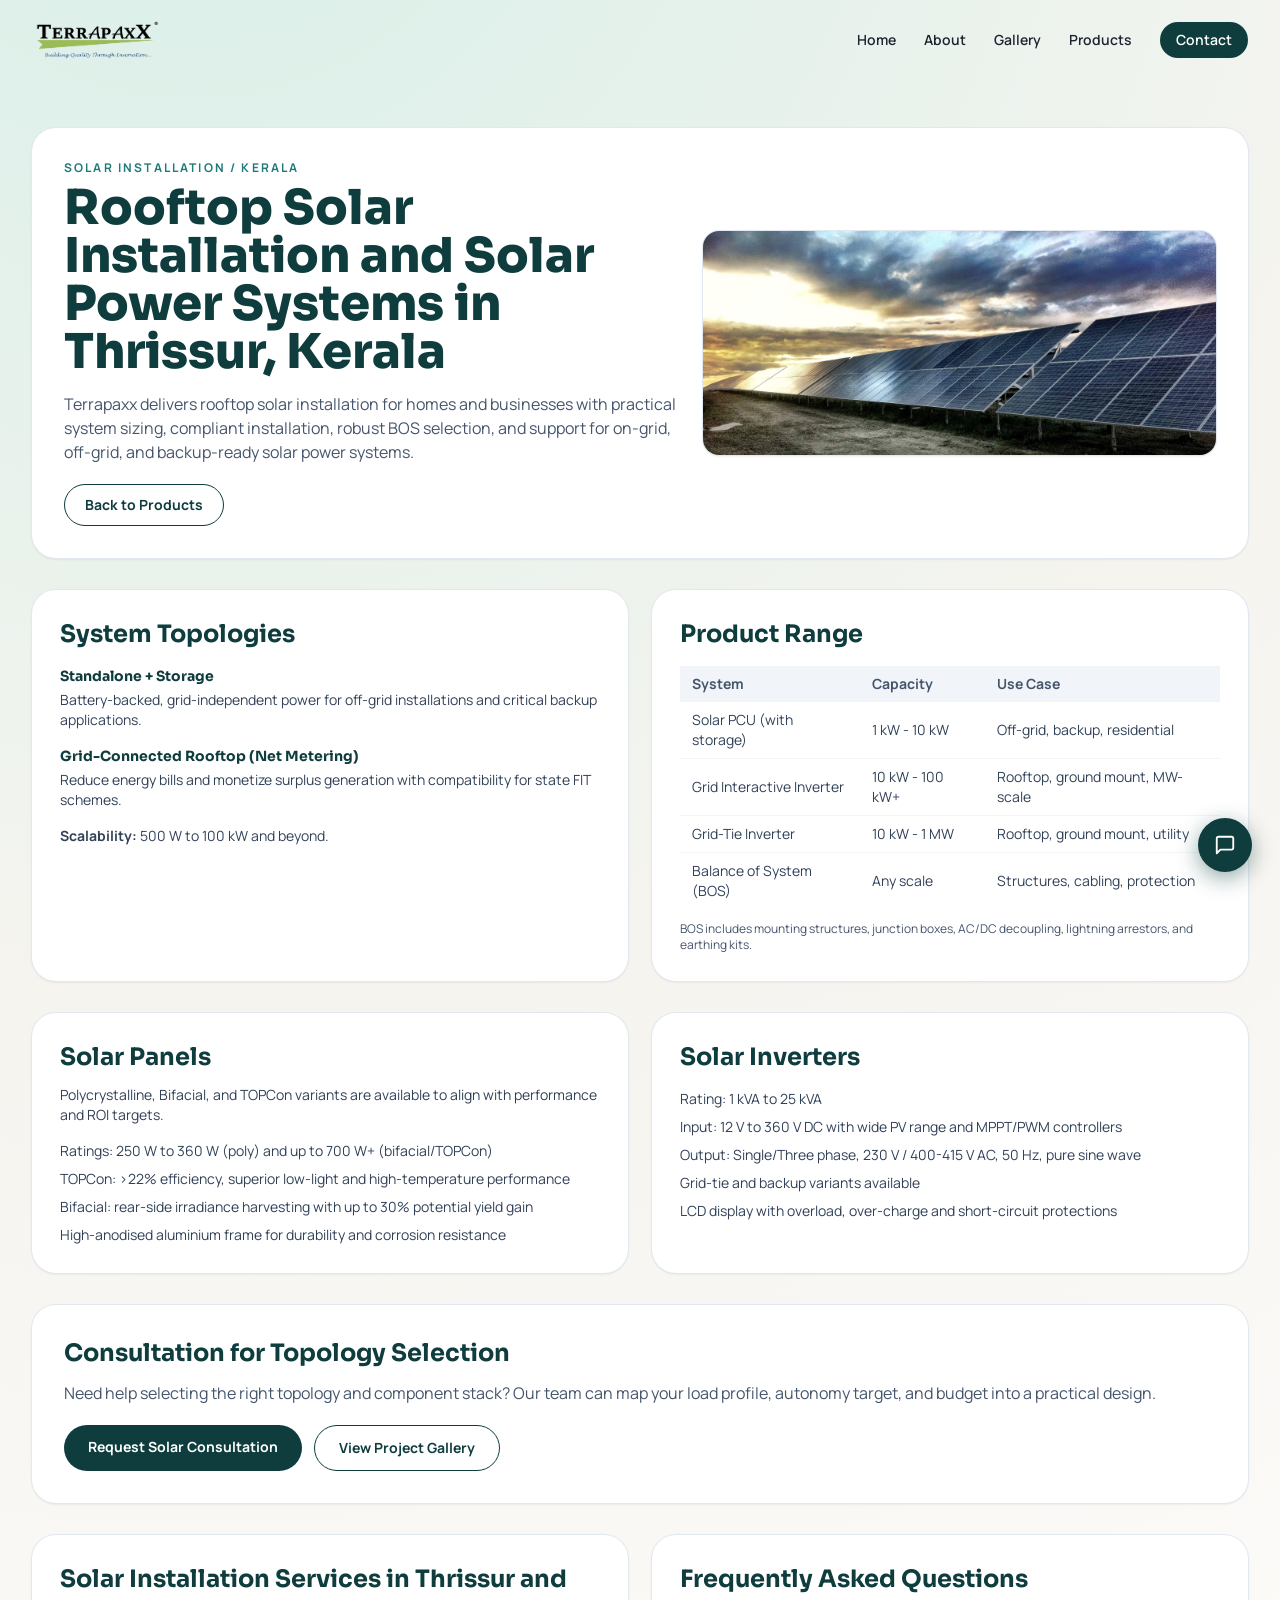
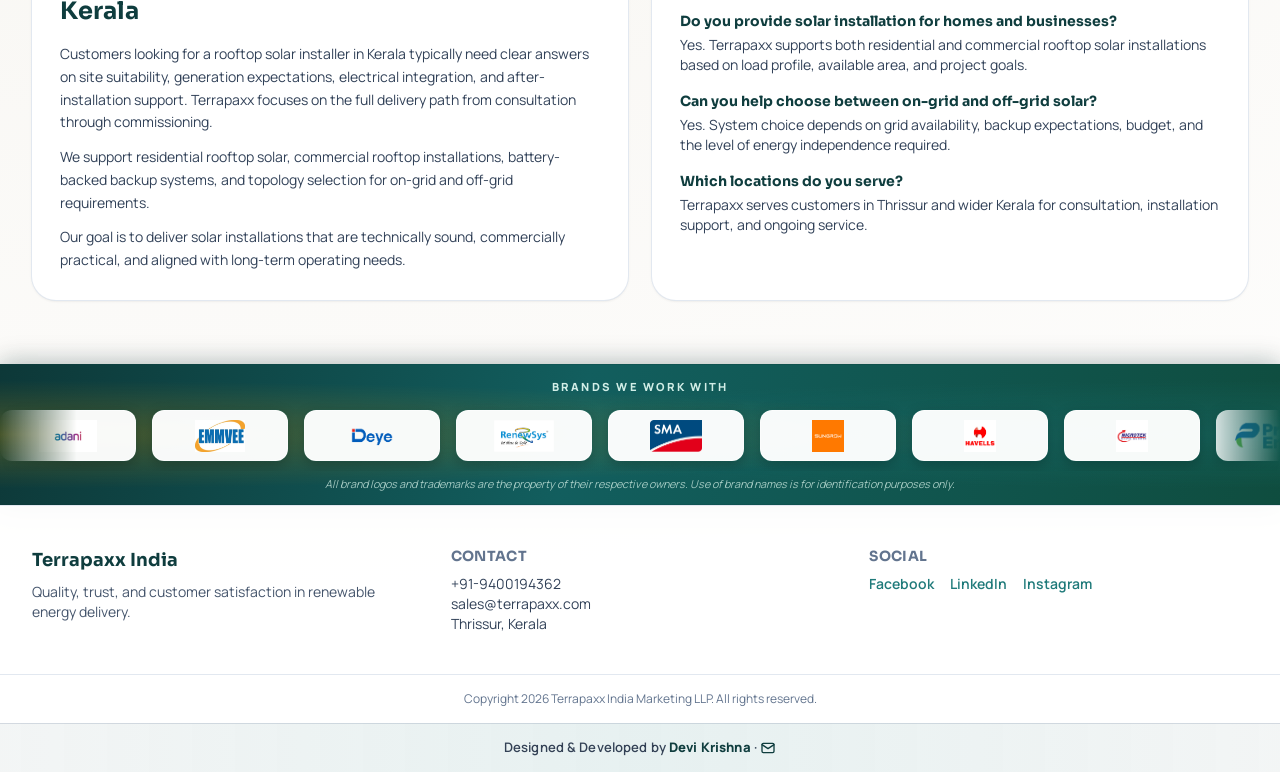
<file: products/solar-power/index.html>
<!doctype html>
<html lang="en">
<head>
  <meta charset="UTF-8">
  <meta name="viewport" content="width=device-width, initial-scale=1.0">
  <title>Rooftop Solar Installation in Thrissur, Kerala | Terrapaxx Solar Power Systems</title>
  <meta name="description" content="Explore Terrapaxx rooftop solar installation services in Thrissur, Kerala including on-grid and off-grid solar systems, system sizing, panels, inverters, BOS, and consultation for homes and businesses.">
  <meta property="og:title" content="Rooftop Solar Installation in Thrissur, Kerala | Terrapaxx">
  <meta property="og:description" content="On-grid and off-grid rooftop solar installation, solar panels, inverters, and consultation for homes and businesses across Kerala.">
  <meta property="og:type" content="website">
  <meta property="og:url" content="https://www.terrapaxx.com/products/solar-power/">
  <link rel="canonical" href="https://www.terrapaxx.com/products/solar-power/">
  <link rel="preconnect" href="https://fonts.googleapis.com">
  <link rel="preconnect" href="https://fonts.gstatic.com" crossorigin>
  <link href="https://fonts.googleapis.com/css2?family=Manrope:wght@400;500;600;700;800&family=Sora:wght@500;600;700;800&display=swap" rel="stylesheet">
  <link rel="stylesheet" href="/assets/css/tailwind.css">
  <link rel="stylesheet" href="/assets/css/styles.css">
  <script type="application/ld+json">
    {
      "@context": "https://schema.org",
      "@type": "Service",
      "name": "Rooftop Solar Installation",
      "serviceType": "Solar installation and consultation",
      "provider": {
        "@type": "LocalBusiness",
        "name": "Terrapaxx India Marketing LLP",
        "url": "https://www.terrapaxx.com/",
        "telephone": "+91-9400194362"
      },
      "areaServed": [
        {
          "@type": "City",
          "name": "Thrissur"
        },
        {
          "@type": "State",
          "name": "Kerala"
        }
      ],
      "url": "https://www.terrapaxx.com/products/solar-power/",
      "description": "Rooftop solar installation services in Thrissur and Kerala including on-grid, off-grid, backup-ready systems, panels, inverters, and BOS design."
    }
  </script>
  <script type="application/ld+json">
    {
      "@context": "https://schema.org",
      "@type": "FAQPage",
      "mainEntity": [
        {
          "@type": "Question",
          "name": "Do you install on-grid rooftop solar systems in Kerala?",
          "acceptedAnswer": {
            "@type": "Answer",
            "text": "Terrapaxx supports on-grid rooftop solar installations for homes and businesses in Thrissur and across Kerala, including consultation on system sizing and configuration."
          }
        },
        {
          "@type": "Question",
          "name": "Do you provide off-grid or battery-backed solar systems?",
          "acceptedAnswer": {
            "@type": "Answer",
            "text": "Terrapaxx provides off-grid and storage-backed solar systems for sites that require backup resilience or operate independently from the grid."
          }
        },
        {
          "@type": "Question",
          "name": "Which areas do you serve for solar installation?",
          "acceptedAnswer": {
            "@type": "Answer",
            "text": "Terrapaxx serves customers in Thrissur and across Kerala for consultation, installation, and ongoing support."
          }
        }
      ]
    }
  </script>
</head>
<body>
  <a class="skip-link" href="#mainContent">Skip to main content</a>
  <header class="site-header fixed inset-x-0 top-0 z-40 transition-all duration-300">
    <div class="mx-auto max-w-7xl px-4 sm:px-6 lg:px-8">
      <div class="flex h-20 items-center justify-between">
        <a href="/" class="flex items-center gap-3" aria-label="Terrapaxx home">
          <img src="/assets/images/terrapaxx-logo.png" alt="Terrapaxx logo" class="h-11 w-auto" loading="lazy">
        </a>
        <nav class="hidden items-center gap-7 md:flex" aria-label="Main navigation">
          <a href="/" data-nav-link class="text-sm font-semibold text-terra-ink transition hover:text-terra-teal">Home</a>
          <a href="/about/" data-nav-link class="text-sm font-semibold text-terra-ink transition hover:text-terra-teal">About</a>
          <a href="/gallery/" data-nav-link class="text-sm font-semibold text-terra-ink transition hover:text-terra-teal">Gallery</a>
          <a href="/products/" data-nav-link class="text-sm font-semibold text-terra-ink transition hover:text-terra-teal">Products</a>
          <a href="/contact-us/" data-nav-link class="rounded-full bg-terra-deep px-4 py-2 text-sm font-semibold text-white transition hover:bg-terra-teal">Contact</a>
        </nav>
        <button id="menuButton" class="md:hidden rounded-lg border border-slate-300 p-2" aria-expanded="false" aria-controls="mobileMenu" aria-label="Open menu">
          <svg xmlns="http://www.w3.org/2000/svg" class="h-6 w-6" fill="none" viewBox="0 0 24 24" stroke="currentColor"><path stroke-linecap="round" stroke-linejoin="round" stroke-width="1.8" d="M4 6h16M4 12h16M4 18h16" /></svg>
        </button>
      </div>
      <div id="mobileMenu" class="hidden border-t border-slate-200 pb-4 md:hidden">
        <nav class="mt-3 flex flex-col gap-2" aria-label="Mobile navigation">
          <a href="/" data-nav-link class="rounded-lg px-3 py-2 text-sm font-semibold text-terra-ink hover:bg-slate-100">Home</a>
          <a href="/about/" data-nav-link class="rounded-lg px-3 py-2 text-sm font-semibold text-terra-ink hover:bg-slate-100">About</a>
          <a href="/gallery/" data-nav-link class="rounded-lg px-3 py-2 text-sm font-semibold text-terra-ink hover:bg-slate-100">Gallery</a>
          <a href="/products/" data-nav-link class="rounded-lg px-3 py-2 text-sm font-semibold text-terra-ink hover:bg-slate-100">Products</a>
          <a href="/contact-us/" data-nav-link class="rounded-lg bg-terra-deep px-3 py-2 text-sm font-semibold text-white">Contact</a>
        </nav>
      </div>
    </div>
  </header>

  <main id="mainContent" class="mx-auto max-w-7xl px-4 pb-16 pt-24 sm:px-6 lg:px-8">
    <section class="reveal mt-8 grid gap-6 rounded-3xl bg-white p-8 shadow-sm ring-1 ring-slate-200 md:grid-cols-[1.2fr_1fr] md:items-center">
      <div>
        <p class="text-xs font-bold uppercase tracking-[0.18em] text-terra-teal">Solar Installation / Kerala</p>
        <h1 class="mt-2 text-4xl font-extrabold text-terra-deep sm:text-5xl">Rooftop Solar Installation and Solar Power Systems in Thrissur, Kerala</h1>
        <p class="mt-4 text-slate-600">Terrapaxx delivers rooftop solar installation for homes and businesses with practical system sizing, compliant installation, robust BOS selection, and support for on-grid, off-grid, and backup-ready solar power systems.</p>
        <a href="/products/" class="mt-5 inline-flex rounded-full border border-terra-deep px-5 py-2.5 text-sm font-bold text-terra-deep transition hover:bg-slate-100">Back to Products</a>
      </div>
      <img src="/assets/images/solarimage.jpg" alt="Solar power systems" class="h-56 w-full rounded-2xl object-cover shadow-sm ring-1 ring-slate-200" loading="lazy">
    </section>

    <section class="mt-8 grid gap-6 lg:grid-cols-2">
      <article class="reveal rounded-3xl bg-white p-7 shadow-sm ring-1 ring-slate-200">
        <h2 class="text-2xl font-bold text-terra-deep">System Topologies</h2>
        <div class="mt-4 space-y-4 text-sm text-slate-700">
          <div>
            <h3 class="font-bold text-terra-deep">Standalone + Storage</h3>
            <p class="mt-1">Battery-backed, grid-independent power for off-grid installations and critical backup applications.</p>
          </div>
          <div>
            <h3 class="font-bold text-terra-deep">Grid-Connected Rooftop (Net Metering)</h3>
            <p class="mt-1">Reduce energy bills and monetize surplus generation with compatibility for state FIT schemes.</p>
          </div>
          <p><strong>Scalability:</strong> 500 W to 100 kW and beyond.</p>
        </div>
      </article>

      <article class="reveal rounded-3xl bg-white p-7 shadow-sm ring-1 ring-slate-200">
        <h2 class="text-2xl font-bold text-terra-deep">Product Range</h2>
        <div class="mt-4 overflow-x-auto">
          <table class="min-w-full text-left text-sm">
            <thead class="bg-slate-100 text-slate-600">
              <tr>
                <th class="px-3 py-2 font-bold">System</th>
                <th class="px-3 py-2 font-bold">Capacity</th>
                <th class="px-3 py-2 font-bold">Use Case</th>
              </tr>
            </thead>
            <tbody class="text-slate-700">
              <tr class="border-b border-slate-100"><td class="px-3 py-2">Solar PCU (with storage)</td><td class="px-3 py-2">1 kW - 10 kW</td><td class="px-3 py-2">Off-grid, backup, residential</td></tr>
              <tr class="border-b border-slate-100"><td class="px-3 py-2">Grid Interactive Inverter</td><td class="px-3 py-2">10 kW - 100 kW+</td><td class="px-3 py-2">Rooftop, ground mount, MW-scale</td></tr>
              <tr class="border-b border-slate-100"><td class="px-3 py-2">Grid-Tie Inverter</td><td class="px-3 py-2">10 kW - 1 MW</td><td class="px-3 py-2">Rooftop, ground mount, utility</td></tr>
              <tr><td class="px-3 py-2">Balance of System (BOS)</td><td class="px-3 py-2">Any scale</td><td class="px-3 py-2">Structures, cabling, protection</td></tr>
            </tbody>
          </table>
        </div>
        <p class="mt-3 text-xs text-slate-600">BOS includes mounting structures, junction boxes, AC/DC decoupling, lightning arrestors, and earthing kits.</p>
      </article>
    </section>

    <section class="mt-8 grid gap-6 lg:grid-cols-2">
      <article class="reveal rounded-3xl bg-white p-7 shadow-sm ring-1 ring-slate-200">
        <h2 class="text-2xl font-bold text-terra-deep">Solar Panels</h2>
        <p class="mt-3 text-sm text-slate-700">Polycrystalline, Bifacial, and TOPCon variants are available to align with performance and ROI targets.</p>
        <ul class="mt-4 space-y-2 text-sm text-slate-700">
          <li>Ratings: 250 W to 360 W (poly) and up to 700 W+ (bifacial/TOPCon)</li>
          <li>TOPCon: &gt;22% efficiency, superior low-light and high-temperature performance</li>
          <li>Bifacial: rear-side irradiance harvesting with up to 30% potential yield gain</li>
          <li>High-anodised aluminium frame for durability and corrosion resistance</li>
        </ul>
      </article>

      <article class="reveal rounded-3xl bg-white p-7 shadow-sm ring-1 ring-slate-200">
        <h2 class="text-2xl font-bold text-terra-deep">Solar Inverters</h2>
        <ul class="mt-4 space-y-2 text-sm text-slate-700">
          <li>Rating: 1 kVA to 25 kVA</li>
          <li>Input: 12 V to 360 V DC with wide PV range and MPPT/PWM controllers</li>
          <li>Output: Single/Three phase, 230 V / 400-415 V AC, 50 Hz, pure sine wave</li>
          <li>Grid-tie and backup variants available</li>
          <li>LCD display with overload, over-charge and short-circuit protections</li>
        </ul>
      </article>
    </section>

    <section class="reveal mt-8 rounded-3xl bg-white p-8 shadow-sm ring-1 ring-slate-200">
      <h2 class="text-2xl font-bold text-terra-deep">Consultation for Topology Selection</h2>
      <p class="mt-3 text-slate-600">Need help selecting the right topology and component stack? Our team can map your load profile, autonomy target, and budget into a practical design.</p>
      <div class="mt-5 flex flex-wrap gap-3">
        <a href="/contact-us/" class="inline-flex rounded-full bg-terra-deep px-6 py-3 text-sm font-bold text-white transition hover:bg-terra-teal">Request Solar Consultation</a>
        <a href="/gallery/" class="inline-flex rounded-full border border-terra-deep px-6 py-3 text-sm font-bold text-terra-deep transition hover:bg-slate-100">View Project Gallery</a>
      </div>
    </section>

    <section class="mt-8 grid gap-6 lg:grid-cols-2">
      <article class="reveal rounded-3xl bg-white p-7 shadow-sm ring-1 ring-slate-200">
        <h2 class="text-2xl font-bold text-terra-deep">Solar Installation Services in Thrissur and Kerala</h2>
        <div class="mt-4 space-y-3 text-sm leading-relaxed text-slate-700">
          <p>Customers looking for a rooftop solar installer in Kerala typically need clear answers on site suitability, generation expectations, electrical integration, and after-installation support. Terrapaxx focuses on the full delivery path from consultation through commissioning.</p>
          <p>We support residential rooftop solar, commercial rooftop installations, battery-backed backup systems, and topology selection for on-grid and off-grid requirements.</p>
          <p>Our goal is to deliver solar installations that are technically sound, commercially practical, and aligned with long-term operating needs.</p>
        </div>
      </article>

      <article class="reveal rounded-3xl bg-white p-7 shadow-sm ring-1 ring-slate-200">
        <h2 class="text-2xl font-bold text-terra-deep">Frequently Asked Questions</h2>
        <div class="mt-4 space-y-4 text-sm text-slate-700">
          <div>
            <h3 class="font-bold text-terra-deep">Do you provide solar installation for homes and businesses?</h3>
            <p class="mt-1">Yes. Terrapaxx supports both residential and commercial rooftop solar installations based on load profile, available area, and project goals.</p>
          </div>
          <div>
            <h3 class="font-bold text-terra-deep">Can you help choose between on-grid and off-grid solar?</h3>
            <p class="mt-1">Yes. System choice depends on grid availability, backup expectations, budget, and the level of energy independence required.</p>
          </div>
          <div>
            <h3 class="font-bold text-terra-deep">Which locations do you serve?</h3>
            <p class="mt-1">Terrapaxx serves customers in Thrissur and wider Kerala for consultation, installation support, and ongoing service.</p>
          </div>
        </div>
      </article>
    </section>
  </main>

  <section class="brand-marquee" aria-label="Partner brands">
    <p class="brand-marquee-heading">Brands We Work With</p>
    <div class="brand-marquee-viewport">
      <div class="brand-marquee-track">
        <div class="brand-marquee-group">
          <div class="brand-logo-chip"><img src="/assets/images/logos/Adani.jpg" alt="Adani" loading="lazy"></div>
          <div class="brand-logo-chip"><img src="/assets/images/logos/EMMVEE.png" alt="Emmvee" loading="lazy"></div>
          <div class="brand-logo-chip"><img src="/assets/images/logos/LOGO.png" alt="Brand logo" loading="lazy"></div>
          <div class="brand-logo-chip"><img src="/assets/images/logos/Renewsys.png" alt="Renewsys" loading="lazy"></div>
          <div class="brand-logo-chip"><img src="/assets/images/logos/SMA_Solar_idkl4eTfea_0.png" alt="SMA Solar" loading="lazy"></div>
          <div class="brand-logo-chip"><img src="/assets/images/logos/Sungrow.png" alt="Sungrow" loading="lazy"></div>
          <div class="brand-logo-chip"><img src="/assets/images/logos/havells-logo-png_seeklogo-343289.png" alt="Havells" loading="lazy"></div>
          <div class="brand-logo-chip"><img src="/assets/images/logos/microtek-logo-png_seeklogo-196359.png" alt="Microtek" loading="lazy"></div>
          <div class="brand-logo-chip"><img src="/assets/images/logos/premier-energies.b1bb2f7bbecd36942cfa.png" alt="Premier Energies" loading="lazy"></div>
          <div class="brand-logo-chip"><img src="/assets/images/logos/vguard.png" alt="V-Guard" loading="lazy"></div>
          <div class="brand-logo-chip"><img src="/assets/images/logos/waree.png" alt="Waaree" loading="lazy"></div>
        </div>
        <div class="brand-marquee-group" aria-hidden="true">
          <div class="brand-logo-chip"><img src="/assets/images/logos/Adani.jpg" alt="Adani" loading="lazy"></div>
          <div class="brand-logo-chip"><img src="/assets/images/logos/EMMVEE.png" alt="Emmvee" loading="lazy"></div>
          <div class="brand-logo-chip"><img src="/assets/images/logos/LOGO.png" alt="Brand logo" loading="lazy"></div>
          <div class="brand-logo-chip"><img src="/assets/images/logos/Renewsys.png" alt="Renewsys" loading="lazy"></div>
          <div class="brand-logo-chip"><img src="/assets/images/logos/SMA_Solar_idkl4eTfea_0.png" alt="SMA Solar" loading="lazy"></div>
          <div class="brand-logo-chip"><img src="/assets/images/logos/Sungrow.png" alt="Sungrow" loading="lazy"></div>
          <div class="brand-logo-chip"><img src="/assets/images/logos/havells-logo-png_seeklogo-343289.png" alt="Havells" loading="lazy"></div>
          <div class="brand-logo-chip"><img src="/assets/images/logos/microtek-logo-png_seeklogo-196359.png" alt="Microtek" loading="lazy"></div>
          <div class="brand-logo-chip"><img src="/assets/images/logos/premier-energies.b1bb2f7bbecd36942cfa.png" alt="Premier Energies" loading="lazy"></div>
          <div class="brand-logo-chip"><img src="/assets/images/logos/vguard.png" alt="V-Guard" loading="lazy"></div>
          <div class="brand-logo-chip"><img src="/assets/images/logos/waree.png" alt="Waaree" loading="lazy"></div>
        </div>
      </div>
    </div>
    <p class="brand-marquee-disclaimer">All brand logos and trademarks are the property of their respective owners. Use of brand names is for identification purposes only.</p>
  </section>
  <footer class="border-t border-slate-200 bg-white/90">
    <div class="mx-auto grid max-w-7xl gap-10 px-4 py-10 sm:px-6 md:grid-cols-3 lg:px-8">
      <div>
        <h2 class="text-lg font-bold text-terra-deep">Terrapaxx India</h2>
        <p class="mt-2 text-sm text-slate-600">Quality, trust, and customer satisfaction in renewable energy delivery.</p>
      </div>
      <div>
        <h3 class="text-sm font-bold uppercase tracking-wide text-slate-500">Contact</h3>
        <p class="mt-2 text-sm text-slate-700">+91-9400194362</p>
        <p class="text-sm text-slate-700">sales@terrapaxx.com</p>
        <p class="text-sm text-slate-700">Thrissur, Kerala</p>
      </div>
      <div>
        <h3 class="text-sm font-bold uppercase tracking-wide text-slate-500">Social</h3>
        <div class="mt-2 flex gap-4 text-sm font-semibold">
          <a class="text-terra-teal hover:underline" href="https://web.facebook.com/terrapaxx/" target="_blank" rel="noopener">Facebook</a>
          <a class="text-terra-teal hover:underline" href="https://www.linkedin.com/company/terrapaxx-india-marketing-llp" target="_blank" rel="noopener">LinkedIn</a>
          <a class="text-terra-teal hover:underline" href="https://www.instagram.com/terrapaxx_india?igsh=eGJqOGloN3NxOTlw" target="_blank" rel="noopener">Instagram</a>
        </div>
      </div>
    </div>
    <p class="border-t border-slate-200 py-4 text-center text-xs text-slate-500">Copyright <span id="currentYear"></span> Terrapaxx India Marketing LLP. All rights reserved.</p>
  </footer>

  <script src="/assets/js/main.js" defer></script>
</body>
</html>
</file>
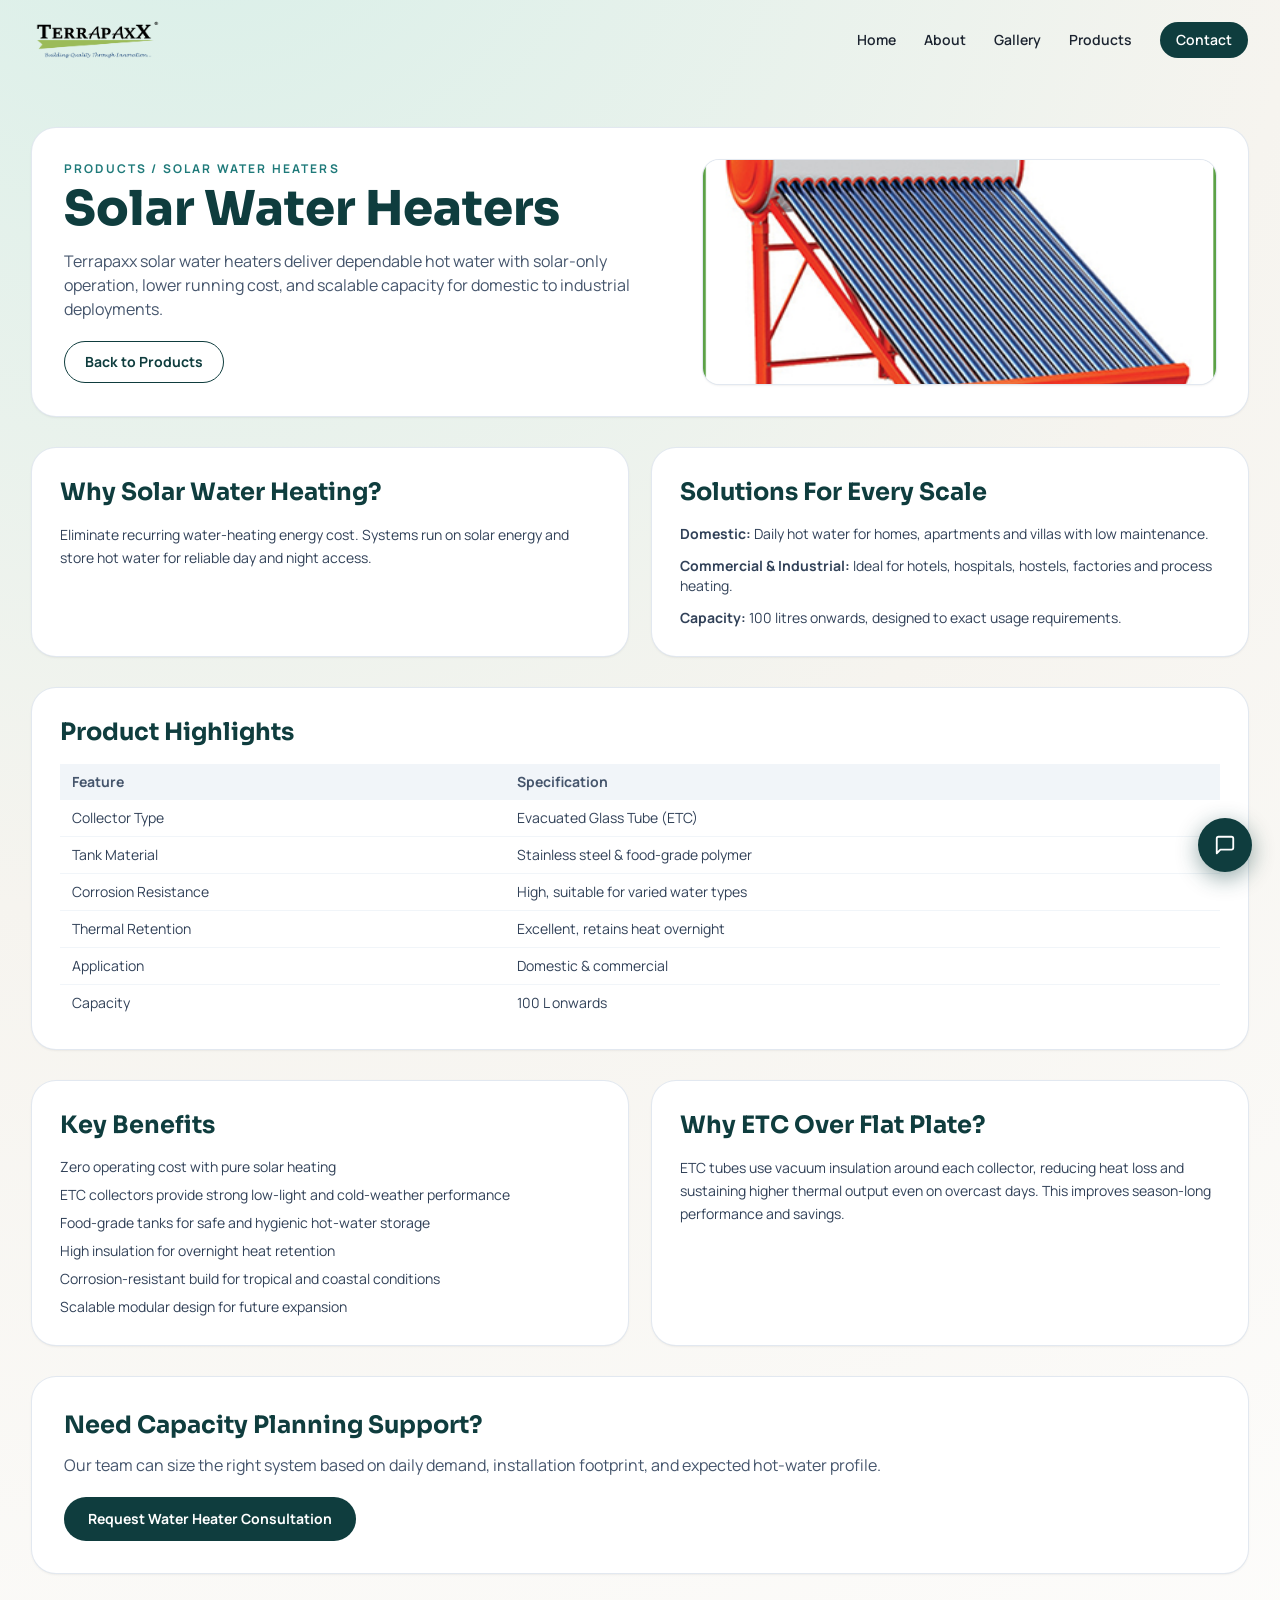
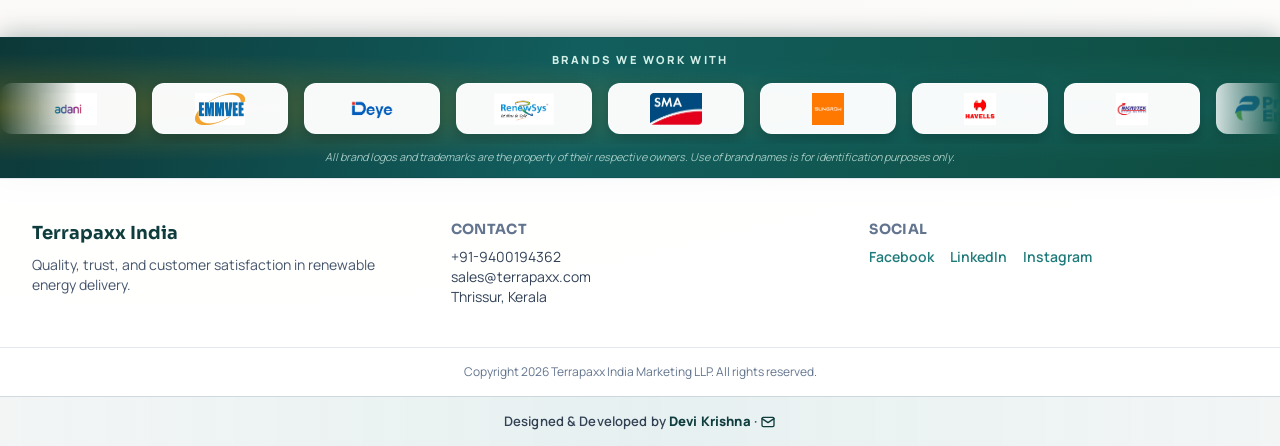
<file: products/solar-water/index.html>
<!doctype html>
<html lang="en">
<head>
  <meta charset="UTF-8">
  <meta name="viewport" content="width=device-width, initial-scale=1.0">
  <title>Solar Water Heaters | Terrapaxx Products</title>
  <meta name="description" content="Detailed solar water heater portfolio from Terrapaxx for domestic, commercial, and industrial applications.">
  <meta property="og:title" content="Solar Water Heaters | Terrapaxx">
  <meta property="og:description" content="Terrapaxx solar water heater solutions with ETC collector technology and scalable capacities.">
  <meta property="og:type" content="website">
  <meta property="og:url" content="https://www.terrapaxx.com/products/solar-water/">
  <link rel="canonical" href="https://www.terrapaxx.com/products/solar-water/">
  <link rel="preconnect" href="https://fonts.googleapis.com">
  <link rel="preconnect" href="https://fonts.gstatic.com" crossorigin>
  <link href="https://fonts.googleapis.com/css2?family=Manrope:wght@400;500;600;700;800&family=Sora:wght@500;600;700;800&display=swap" rel="stylesheet">
  <link rel="stylesheet" href="/assets/css/tailwind.css">
  <link rel="stylesheet" href="/assets/css/styles.css">
</head>
<body>
  <a class="skip-link" href="#mainContent">Skip to main content</a>
  <header class="site-header fixed inset-x-0 top-0 z-40 transition-all duration-300">
    <div class="mx-auto max-w-7xl px-4 sm:px-6 lg:px-8">
      <div class="flex h-20 items-center justify-between">
        <a href="/" class="flex items-center gap-3" aria-label="Terrapaxx home">
          <img src="/assets/images/terrapaxx-logo.png" alt="Terrapaxx logo" class="h-11 w-auto" loading="lazy">
        </a>
        <nav class="hidden items-center gap-7 md:flex" aria-label="Main navigation">
          <a href="/" data-nav-link class="text-sm font-semibold text-terra-ink transition hover:text-terra-teal">Home</a>
          <a href="/about/" data-nav-link class="text-sm font-semibold text-terra-ink transition hover:text-terra-teal">About</a>
          <a href="/gallery/" data-nav-link class="text-sm font-semibold text-terra-ink transition hover:text-terra-teal">Gallery</a>
          <a href="/products/" data-nav-link class="text-sm font-semibold text-terra-ink transition hover:text-terra-teal">Products</a>
          <a href="/contact-us/" data-nav-link class="rounded-full bg-terra-deep px-4 py-2 text-sm font-semibold text-white transition hover:bg-terra-teal">Contact</a>
        </nav>
        <button id="menuButton" class="md:hidden rounded-lg border border-slate-300 p-2" aria-expanded="false" aria-controls="mobileMenu" aria-label="Open menu">
          <svg xmlns="http://www.w3.org/2000/svg" class="h-6 w-6" fill="none" viewBox="0 0 24 24" stroke="currentColor"><path stroke-linecap="round" stroke-linejoin="round" stroke-width="1.8" d="M4 6h16M4 12h16M4 18h16" /></svg>
        </button>
      </div>
      <div id="mobileMenu" class="hidden border-t border-slate-200 pb-4 md:hidden">
        <nav class="mt-3 flex flex-col gap-2" aria-label="Mobile navigation">
          <a href="/" data-nav-link class="rounded-lg px-3 py-2 text-sm font-semibold text-terra-ink hover:bg-slate-100">Home</a>
          <a href="/about/" data-nav-link class="rounded-lg px-3 py-2 text-sm font-semibold text-terra-ink hover:bg-slate-100">About</a>
          <a href="/gallery/" data-nav-link class="rounded-lg px-3 py-2 text-sm font-semibold text-terra-ink hover:bg-slate-100">Gallery</a>
          <a href="/products/" data-nav-link class="rounded-lg px-3 py-2 text-sm font-semibold text-terra-ink hover:bg-slate-100">Products</a>
          <a href="/contact-us/" data-nav-link class="rounded-lg bg-terra-deep px-3 py-2 text-sm font-semibold text-white">Contact</a>
        </nav>
      </div>
    </div>
  </header>

  <main id="mainContent" class="mx-auto max-w-7xl px-4 pb-16 pt-24 sm:px-6 lg:px-8">
    <section class="reveal mt-8 grid gap-6 rounded-3xl bg-white p-8 shadow-sm ring-1 ring-slate-200 md:grid-cols-[1.2fr_1fr] md:items-center">
      <div>
        <p class="text-xs font-bold uppercase tracking-[0.18em] text-terra-teal">Products / Solar Water Heaters</p>
        <h1 class="mt-2 text-4xl font-extrabold text-terra-deep sm:text-5xl">Solar Water Heaters</h1>
        <p class="mt-4 text-slate-600">Terrapaxx solar water heaters deliver dependable hot water with solar-only operation, lower running cost, and scalable capacity for domestic to industrial deployments.</p>
        <a href="/products/" class="mt-5 inline-flex rounded-full border border-terra-deep px-5 py-2.5 text-sm font-bold text-terra-deep transition hover:bg-slate-100">Back to Products</a>
      </div>
      <img src="/assets/images/solar-water-heater.jpg" alt="Solar water heaters" class="h-56 w-full rounded-2xl object-cover shadow-sm ring-1 ring-slate-200" loading="lazy">
    </section>

    <section class="mt-8 grid gap-6 lg:grid-cols-2">
      <article class="reveal rounded-3xl bg-white p-7 shadow-sm ring-1 ring-slate-200">
        <h2 class="text-2xl font-bold text-terra-deep">Why Solar Water Heating?</h2>
        <p class="mt-4 text-sm leading-relaxed text-slate-700">Eliminate recurring water-heating energy cost. Systems run on solar energy and store hot water for reliable day and night access.</p>
      </article>

      <article class="reveal rounded-3xl bg-white p-7 shadow-sm ring-1 ring-slate-200">
        <h2 class="text-2xl font-bold text-terra-deep">Solutions For Every Scale</h2>
        <ul class="mt-4 space-y-3 text-sm text-slate-700">
          <li><strong>Domestic:</strong> Daily hot water for homes, apartments and villas with low maintenance.</li>
          <li><strong>Commercial & Industrial:</strong> Ideal for hotels, hospitals, hostels, factories and process heating.</li>
          <li><strong>Capacity:</strong> 100 litres onwards, designed to exact usage requirements.</li>
        </ul>
      </article>
    </section>

    <section class="mt-8 rounded-3xl bg-white p-7 shadow-sm ring-1 ring-slate-200 reveal">
      <h2 class="text-2xl font-bold text-terra-deep">Product Highlights</h2>
      <div class="mt-4 overflow-x-auto">
        <table class="min-w-full text-left text-sm">
          <thead class="bg-slate-100 text-slate-600">
            <tr>
              <th class="px-3 py-2 font-bold">Feature</th>
              <th class="px-3 py-2 font-bold">Specification</th>
            </tr>
          </thead>
          <tbody class="text-slate-700">
            <tr class="border-b border-slate-100"><td class="px-3 py-2">Collector Type</td><td class="px-3 py-2">Evacuated Glass Tube (ETC)</td></tr>
            <tr class="border-b border-slate-100"><td class="px-3 py-2">Tank Material</td><td class="px-3 py-2">Stainless steel & food-grade polymer</td></tr>
            <tr class="border-b border-slate-100"><td class="px-3 py-2">Corrosion Resistance</td><td class="px-3 py-2">High, suitable for varied water types</td></tr>
            <tr class="border-b border-slate-100"><td class="px-3 py-2">Thermal Retention</td><td class="px-3 py-2">Excellent, retains heat overnight</td></tr>
            <tr class="border-b border-slate-100"><td class="px-3 py-2">Application</td><td class="px-3 py-2">Domestic & commercial</td></tr>
            <tr><td class="px-3 py-2">Capacity</td><td class="px-3 py-2">100 L onwards</td></tr>
          </tbody>
        </table>
      </div>
    </section>

    <section class="mt-8 grid gap-6 lg:grid-cols-2">
      <article class="reveal rounded-3xl bg-white p-7 shadow-sm ring-1 ring-slate-200">
        <h2 class="text-2xl font-bold text-terra-deep">Key Benefits</h2>
        <ul class="mt-4 space-y-2 text-sm text-slate-700">
          <li>Zero operating cost with pure solar heating</li>
          <li>ETC collectors provide strong low-light and cold-weather performance</li>
          <li>Food-grade tanks for safe and hygienic hot-water storage</li>
          <li>High insulation for overnight heat retention</li>
          <li>Corrosion-resistant build for tropical and coastal conditions</li>
          <li>Scalable modular design for future expansion</li>
        </ul>
      </article>

      <article class="reveal rounded-3xl bg-white p-7 shadow-sm ring-1 ring-slate-200">
        <h2 class="text-2xl font-bold text-terra-deep">Why ETC Over Flat Plate?</h2>
        <p class="mt-4 text-sm leading-relaxed text-slate-700">ETC tubes use vacuum insulation around each collector, reducing heat loss and sustaining higher thermal output even on overcast days. This improves season-long performance and savings.</p>
      </article>
    </section>

    <section class="reveal mt-8 rounded-3xl bg-white p-8 shadow-sm ring-1 ring-slate-200">
      <h2 class="text-2xl font-bold text-terra-deep">Need Capacity Planning Support?</h2>
      <p class="mt-3 text-slate-600">Our team can size the right system based on daily demand, installation footprint, and expected hot-water profile.</p>
      <a href="/contact-us/" class="mt-5 inline-flex rounded-full bg-terra-deep px-6 py-3 text-sm font-bold text-white transition hover:bg-terra-teal">Request Water Heater Consultation</a>
    </section>
  </main>

  <section class="brand-marquee" aria-label="Partner brands">
    <p class="brand-marquee-heading">Brands We Work With</p>
    <div class="brand-marquee-viewport">
      <div class="brand-marquee-track">
        <div class="brand-marquee-group">
          <div class="brand-logo-chip"><img src="/assets/images/logos/Adani.jpg" alt="Adani" loading="lazy"></div>
          <div class="brand-logo-chip"><img src="/assets/images/logos/EMMVEE.png" alt="Emmvee" loading="lazy"></div>
          <div class="brand-logo-chip"><img src="/assets/images/logos/LOGO.png" alt="Brand logo" loading="lazy"></div>
          <div class="brand-logo-chip"><img src="/assets/images/logos/Renewsys.png" alt="Renewsys" loading="lazy"></div>
          <div class="brand-logo-chip"><img src="/assets/images/logos/SMA_Solar_idkl4eTfea_0.png" alt="SMA Solar" loading="lazy"></div>
          <div class="brand-logo-chip"><img src="/assets/images/logos/Sungrow.png" alt="Sungrow" loading="lazy"></div>
          <div class="brand-logo-chip"><img src="/assets/images/logos/havells-logo-png_seeklogo-343289.png" alt="Havells" loading="lazy"></div>
          <div class="brand-logo-chip"><img src="/assets/images/logos/microtek-logo-png_seeklogo-196359.png" alt="Microtek" loading="lazy"></div>
          <div class="brand-logo-chip"><img src="/assets/images/logos/premier-energies.b1bb2f7bbecd36942cfa.png" alt="Premier Energies" loading="lazy"></div>
          <div class="brand-logo-chip"><img src="/assets/images/logos/vguard.png" alt="V-Guard" loading="lazy"></div>
          <div class="brand-logo-chip"><img src="/assets/images/logos/waree.png" alt="Waaree" loading="lazy"></div>
        </div>
        <div class="brand-marquee-group" aria-hidden="true">
          <div class="brand-logo-chip"><img src="/assets/images/logos/Adani.jpg" alt="Adani" loading="lazy"></div>
          <div class="brand-logo-chip"><img src="/assets/images/logos/EMMVEE.png" alt="Emmvee" loading="lazy"></div>
          <div class="brand-logo-chip"><img src="/assets/images/logos/LOGO.png" alt="Brand logo" loading="lazy"></div>
          <div class="brand-logo-chip"><img src="/assets/images/logos/Renewsys.png" alt="Renewsys" loading="lazy"></div>
          <div class="brand-logo-chip"><img src="/assets/images/logos/SMA_Solar_idkl4eTfea_0.png" alt="SMA Solar" loading="lazy"></div>
          <div class="brand-logo-chip"><img src="/assets/images/logos/Sungrow.png" alt="Sungrow" loading="lazy"></div>
          <div class="brand-logo-chip"><img src="/assets/images/logos/havells-logo-png_seeklogo-343289.png" alt="Havells" loading="lazy"></div>
          <div class="brand-logo-chip"><img src="/assets/images/logos/microtek-logo-png_seeklogo-196359.png" alt="Microtek" loading="lazy"></div>
          <div class="brand-logo-chip"><img src="/assets/images/logos/premier-energies.b1bb2f7bbecd36942cfa.png" alt="Premier Energies" loading="lazy"></div>
          <div class="brand-logo-chip"><img src="/assets/images/logos/vguard.png" alt="V-Guard" loading="lazy"></div>
          <div class="brand-logo-chip"><img src="/assets/images/logos/waree.png" alt="Waaree" loading="lazy"></div>
        </div>
      </div>
    </div>
    <p class="brand-marquee-disclaimer">All brand logos and trademarks are the property of their respective owners. Use of brand names is for identification purposes only.</p>
  </section>
  <footer class="border-t border-slate-200 bg-white/90">
    <div class="mx-auto grid max-w-7xl gap-10 px-4 py-10 sm:px-6 md:grid-cols-3 lg:px-8">
      <div>
        <h2 class="text-lg font-bold text-terra-deep">Terrapaxx India</h2>
        <p class="mt-2 text-sm text-slate-600">Quality, trust, and customer satisfaction in renewable energy delivery.</p>
      </div>
      <div>
        <h3 class="text-sm font-bold uppercase tracking-wide text-slate-500">Contact</h3>
        <p class="mt-2 text-sm text-slate-700">+91-9400194362</p>
        <p class="text-sm text-slate-700">sales@terrapaxx.com</p>
        <p class="text-sm text-slate-700">Thrissur, Kerala</p>
      </div>
      <div>
        <h3 class="text-sm font-bold uppercase tracking-wide text-slate-500">Social</h3>
        <div class="mt-2 flex gap-4 text-sm font-semibold">
          <a class="text-terra-teal hover:underline" href="https://web.facebook.com/terrapaxx/" target="_blank" rel="noopener">Facebook</a>
          <a class="text-terra-teal hover:underline" href="https://www.linkedin.com/company/terrapaxx-india-marketing-llp" target="_blank" rel="noopener">LinkedIn</a>
          <a class="text-terra-teal hover:underline" href="https://www.instagram.com/terrapaxx_india?igsh=eGJqOGloN3NxOTlw" target="_blank" rel="noopener">Instagram</a>
        </div>
      </div>
    </div>
    <p class="border-t border-slate-200 py-4 text-center text-xs text-slate-500">Copyright <span id="currentYear"></span> Terrapaxx India Marketing LLP. All rights reserved.</p>
  </footer>

  <script src="/assets/js/main.js" defer></script>
</body>
</html>
</file>
<file: assets/css/styles.css>
:root {
  --brand-deep: #0f3d3e;
  --brand-teal: #1f7a7a;
  --brand-sand: #f6f4ef;
  --brand-gold: #f2a900;
  --brand-ink: #1c2430;
}

html {
  scroll-behavior: smooth;
}

body {
  font-family: "Manrope", sans-serif;
  color: var(--brand-ink);
  background: radial-gradient(circle at 15% -10%, #d7efe8 0%, #f6f4ef 45%, #ffffff 100%);
}

h1,
h2,
h3 {
  font-family: "Sora", sans-serif;
}

.site-header.scrolled {
  background-color: rgba(255, 255, 255, 0.88);
  backdrop-filter: blur(10px);
  box-shadow: 0 8px 30px rgba(16, 42, 67, 0.08);
}

.site-header.menu-open {
  background-color: rgba(255, 255, 255, 0.94);
  backdrop-filter: blur(12px);
  -webkit-backdrop-filter: blur(12px);
  box-shadow: 0 10px 28px rgba(16, 42, 67, 0.14);
}

.site-header > div {
  position: relative;
}

.hero-grid {
  position: relative;
  overflow: hidden;
  background-color: rgba(255, 255, 255, 0.5);
  backdrop-filter: blur(12px);
  -webkit-backdrop-filter: blur(12px);
  background-image: linear-gradient(145deg, rgba(31, 122, 122, 0.11), rgba(242, 169, 0, 0.11));
  border: 1px solid rgba(31, 122, 122, 0.2);
}

.mobile-menu-glass {
  margin-top: 0.35rem;
  border-radius: 0.9rem;
  border: 1px solid rgba(15, 61, 62, 0.16);
  background: rgba(255, 255, 255, 0.97);
  backdrop-filter: blur(16px);
  -webkit-backdrop-filter: blur(16px);
  box-shadow: 0 14px 30px rgba(20, 55, 76, 0.16);
}

.site-header #mobileMenu {
  position: absolute;
  left: 0;
  right: 0;
  top: calc(100% + 0.35rem);
  z-index: 60;
  margin-top: 0.35rem;
  border-radius: 0.9rem;
  border: 1px solid rgba(15, 61, 62, 0.16);
  background: rgba(255, 255, 255, 0.97);
  backdrop-filter: blur(12px);
  -webkit-backdrop-filter: blur(12px);
  box-shadow: 0 14px 30px rgba(20, 55, 76, 0.16);
}

/* ── Brand Marquee Strip ── */
.brand-marquee {
  /* Full-bleed: override any max-width parent */
  width: 100%;
  margin-top: 0;
  border-top: 1px solid rgba(15, 61, 62, 0.22);
  border-bottom: 1px solid rgba(15, 61, 62, 0.22);
  overflow: hidden;
  background:
    radial-gradient(ellipse at 0% 50%, rgba(242, 169, 0, 0.25) 0%, transparent 55%),
    radial-gradient(ellipse at 100% 50%, rgba(31, 122, 122, 0.35) 0%, transparent 55%),
    linear-gradient(105deg, #0d3838 0%, #125e5e 45%, #0f4d3f 100%);
  box-shadow: 0 -4px 24px rgba(12, 43, 44, 0.18), 0 4px 24px rgba(12, 43, 44, 0.18);
}

.brand-marquee-heading {
  padding: 0.9rem 1rem 0.2rem;
  text-align: center;
  color: rgba(220, 245, 238, 0.95);
  font-size: 0.7rem;
  font-weight: 800;
  letter-spacing: 0.2em;
  text-transform: uppercase;
}

.brand-marquee-viewport {
  padding: 0.65rem 0;
  overflow: hidden;
  /* Fade edges so loop looks seamless */
  -webkit-mask-image: linear-gradient(to right, transparent 0%, black 6%, black 94%, transparent 100%);
  mask-image: linear-gradient(to right, transparent 0%, black 6%, black 94%, transparent 100%);
}

.brand-marquee-track {
  /* Single horizontal line that cannot break */
  display: flex;
  flex-wrap: nowrap;
  align-items: center;
  width: max-content;
  gap: 0;
  animation: brandSlide 26s linear infinite;
  will-change: transform;
}

.brand-marquee-group {
  display: flex;
  flex-wrap: nowrap;
  align-items: center;
  gap: 1rem;
  /* Right padding equals the gap so the loop seam is invisible */
  padding-right: 1rem;
  flex-shrink: 0;
}

.brand-logo-chip {
  flex: 0 0 auto;
  height: 3.2rem;
  width: 8.5rem;
  display: flex;
  align-items: center;
  justify-content: center;
  border-radius: 0.75rem;
  background: rgba(255, 255, 255, 0.97);
  border: 1px solid rgba(255, 255, 255, 0.6);
  box-shadow: 0 4px 14px rgba(0, 0, 0, 0.22), 0 0 0 1px rgba(31,122,122,0.08);
  padding: 0.4rem 0.7rem;
  transition: transform 0.2s ease, box-shadow 0.2s ease;
}

.brand-logo-chip:hover {
  transform: scale(1.07);
  box-shadow: 0 8px 22px rgba(0, 0, 0, 0.3);
}

.brand-logo-chip img {
  display: block;
  max-height: 2rem;
  max-width: 100%;
  width: 100%;
  object-fit: contain;
  object-position: center;
}

.brand-marquee-disclaimer {
  margin: 0;
  padding: 0.3rem 1rem 0.8rem;
  text-align: center;
  color: rgba(210, 238, 228, 0.75);
  font-size: 0.68rem;
  font-style: italic;
  line-height: 1.4;
}

@keyframes brandSlide {
  0%   { transform: translateX(0); }
  100% { transform: translateX(-50%); }
}

.hero-gallery-layer {
  position: absolute;
  inset: 0;
  z-index: 0;
  opacity: 0.5;
  pointer-events: none;
}

.hero-gallery-track {
  display: grid;
  grid-template-columns: repeat(4, minmax(0, 1fr));
  gap: 0.6rem;
  padding: 0.6rem;
  height: 100%;
  animation: heroPan 14s ease-in-out infinite alternate;
}

.hero-gallery-thumb {
  position: relative;
  width: 100%;
  height: 100%;
  min-height: 110px;
  object-fit: cover;
  border-radius: 0.95rem;
  filter: saturate(0.92) contrast(1.03);
  box-shadow: 0 8px 22px rgba(15, 61, 62, 0.18);
  animation: heroFloat 5.5s ease-in-out infinite;
}

.hero-gallery-thumb:nth-child(2) {
  animation-delay: 0.7s;
}

.hero-gallery-thumb:nth-child(3) {
  animation-delay: 1.5s;
}

.hero-gallery-thumb:nth-child(4) {
  animation-delay: 2.2s;
}

@keyframes heroPan {
  from {
    transform: translateX(-10px) translateY(6px) scale(1.01);
  }
  to {
    transform: translateX(10px) translateY(-6px) scale(1.03);
  }
}

@keyframes heroFloat {
  0% {
    transform: translateY(0) scale(1);
  }
  50% {
    transform: translateY(-8px) scale(1.04);
  }
  100% {
    transform: translateY(0) scale(1);
  }
}

.reveal {
  opacity: 0;
  transform: translateY(14px);
  transition: opacity 0.55s ease, transform 0.55s ease;
}

.reveal.show {
  opacity: 1;
  transform: translateY(0);
}

.gallery-card img {
  transition: transform 0.35s ease;
}

.gallery-card:hover img,
.gallery-card:focus-within img {
  transform: scale(1.04);
}

.reach-card {
  transition: transform 0.24s ease, box-shadow 0.24s ease, border-color 0.24s ease, background-color 0.24s ease;
}

.reach-card:hover,
.reach-card:focus-visible {
  transform: translateY(-4px);
  box-shadow: 0 10px 20px rgba(15, 61, 62, 0.14);
}

.lightbox {
  background: rgba(8, 15, 28, 0.88);
}

.link-active {
  color: var(--brand-teal);
  font-weight: 700;
}

.skip-link {
  position: absolute;
  left: -999px;
  top: auto;
  width: 1px;
  height: 1px;
  overflow: hidden;
}

.skip-link:focus {
  left: 1rem;
  top: 1rem;
  width: auto;
  height: auto;
  z-index: 999;
  background: #fff;
  color: #000;
  padding: 0.5rem 0.75rem;
  border-radius: 0.5rem;
  box-shadow: 0 6px 18px rgba(0, 0, 0, 0.2);
}

:focus-visible {
  outline: 3px solid rgba(31, 122, 122, 0.55);
  outline-offset: 3px;
}

/* ── Floating Contact FAB ── */
.contact-fab {
  position: fixed;
  bottom: 1.75rem;
  right: 1.75rem;
  z-index: 9000;
  display: flex;
  flex-direction: column;
  align-items: flex-end;
  gap: 0.7rem;
}

.contact-fab-trigger {
  width: 3.4rem;
  height: 3.4rem;
  border-radius: 50%;
  background: var(--brand-deep);
  color: #fff;
  border: none;
  cursor: pointer;
  display: flex;
  align-items: center;
  justify-content: center;
  box-shadow: 0 6px 22px rgba(15, 61, 62, 0.45);
  transition: background 0.2s, transform 0.2s;
  position: relative;
  flex-shrink: 0;
}

.contact-fab-trigger:hover {
  background: var(--brand-teal);
  transform: scale(1.06);
}

.contact-fab-trigger svg {
  position: absolute;
  transition: opacity 0.2s ease, transform 0.25s ease;
}

.contact-fab-trigger .fab-icon-chat {
  opacity: 1;
  transform: scale(1) rotate(0deg);
}

.contact-fab-trigger .fab-icon-close {
  opacity: 0;
  transform: scale(0.5) rotate(-90deg);
}

.contact-fab.is-open .contact-fab-trigger {
  background: var(--brand-teal);
}

.contact-fab.is-open .contact-fab-trigger .fab-icon-chat {
  opacity: 0;
  transform: scale(0.5) rotate(90deg);
}

.contact-fab.is-open .contact-fab-trigger .fab-icon-close {
  opacity: 1;
  transform: scale(1) rotate(0deg);
}

.contact-fab-options {
  display: flex;
  flex-direction: column;
  align-items: flex-end;
  gap: 0.65rem;
  pointer-events: none;
  order: -1;
}

.contact-fab-item {
  display: flex;
  align-items: center;
  gap: 0.55rem;
  text-decoration: none;
  opacity: 0;
  transform: translateY(0.6rem) scale(0.85);
  transition: opacity 0.22s ease, transform 0.25s cubic-bezier(0.34, 1.56, 0.64, 1);
  pointer-events: none;
}

.contact-fab.is-open .contact-fab-options {
  pointer-events: auto;
}

.contact-fab.is-open .contact-fab-item {
  opacity: 1;
  transform: translateY(0) scale(1);
  pointer-events: auto;
}

.contact-fab.is-open .contact-fab-item:nth-child(1) { transition-delay: 0.04s; }
.contact-fab.is-open .contact-fab-item:nth-child(2) { transition-delay: 0.1s; }

.contact-fab-label {
  background: rgba(20, 40, 50, 0.82);
  color: #fff;
  font-size: 0.72rem;
  font-weight: 700;
  letter-spacing: 0.04em;
  padding: 0.28rem 0.65rem;
  border-radius: 2rem;
  white-space: nowrap;
  backdrop-filter: blur(4px);
}

.contact-fab-btn {
  width: 2.9rem;
  height: 2.9rem;
  border-radius: 50%;
  display: flex;
  align-items: center;
  justify-content: center;
  color: #fff;
  flex-shrink: 0;
  box-shadow: 0 4px 14px rgba(0, 0, 0, 0.22);
  transition: transform 0.2s, box-shadow 0.2s;
}

.contact-fab-btn:hover {
  transform: scale(1.1);
  box-shadow: 0 6px 20px rgba(0, 0, 0, 0.3);
}

.contact-fab-wa .contact-fab-btn {
  background: #25d366;
}

.contact-fab-call .contact-fab-btn {
  background: var(--brand-teal);
}

/* ── Footer Credit ── */
.devitechz-credit {
  border-top: 1px solid rgba(148, 163, 184, 0.35);
  padding: 0.9rem 1rem;
  text-align: center;
  background: linear-gradient(90deg, rgba(15, 61, 62, 0.05), rgba(31, 122, 122, 0.11), rgba(15, 61, 62, 0.05));
}

.devitechz-credit-text {
  margin: 0;
  font-size: 0.82rem;
  font-weight: 600;
  letter-spacing: 0.01em;
  color: #334155;
}

.devitechz-credit a {
  color: var(--brand-deep);
  font-weight: 800;
  text-decoration: none;
}

.devitechz-credit a:hover,
.devitechz-credit a:focus-visible {
  color: var(--brand-teal);
  text-decoration: underline;
}

.devitechz-credit-mail {
  display: inline-flex;
  align-items: center;
  justify-content: center;
  vertical-align: text-bottom;
  text-decoration: none;
}

.devitechz-credit-mail svg {
  display: block;
}

.devitechz-credit-mail:hover,
.devitechz-credit-mail:focus-visible {
  text-decoration: none;
}

@media (prefers-reduced-motion: reduce) {
  .hero-gallery-track,
  .hero-gallery-thumb {
    animation: none;
  }

  .brand-marquee-track {
    animation: none;
    /* Static fallback: center on screen */
    justify-content: flex-start;
  }

  .reach-card {
    transition: none;
  }

  .reach-card:hover,
  .reach-card:focus-visible {
    transform: none;
    box-shadow: none;
  }

  .contact-fab-item,
  .contact-fab-trigger svg {
    transition: none;
  }
}
</file>
